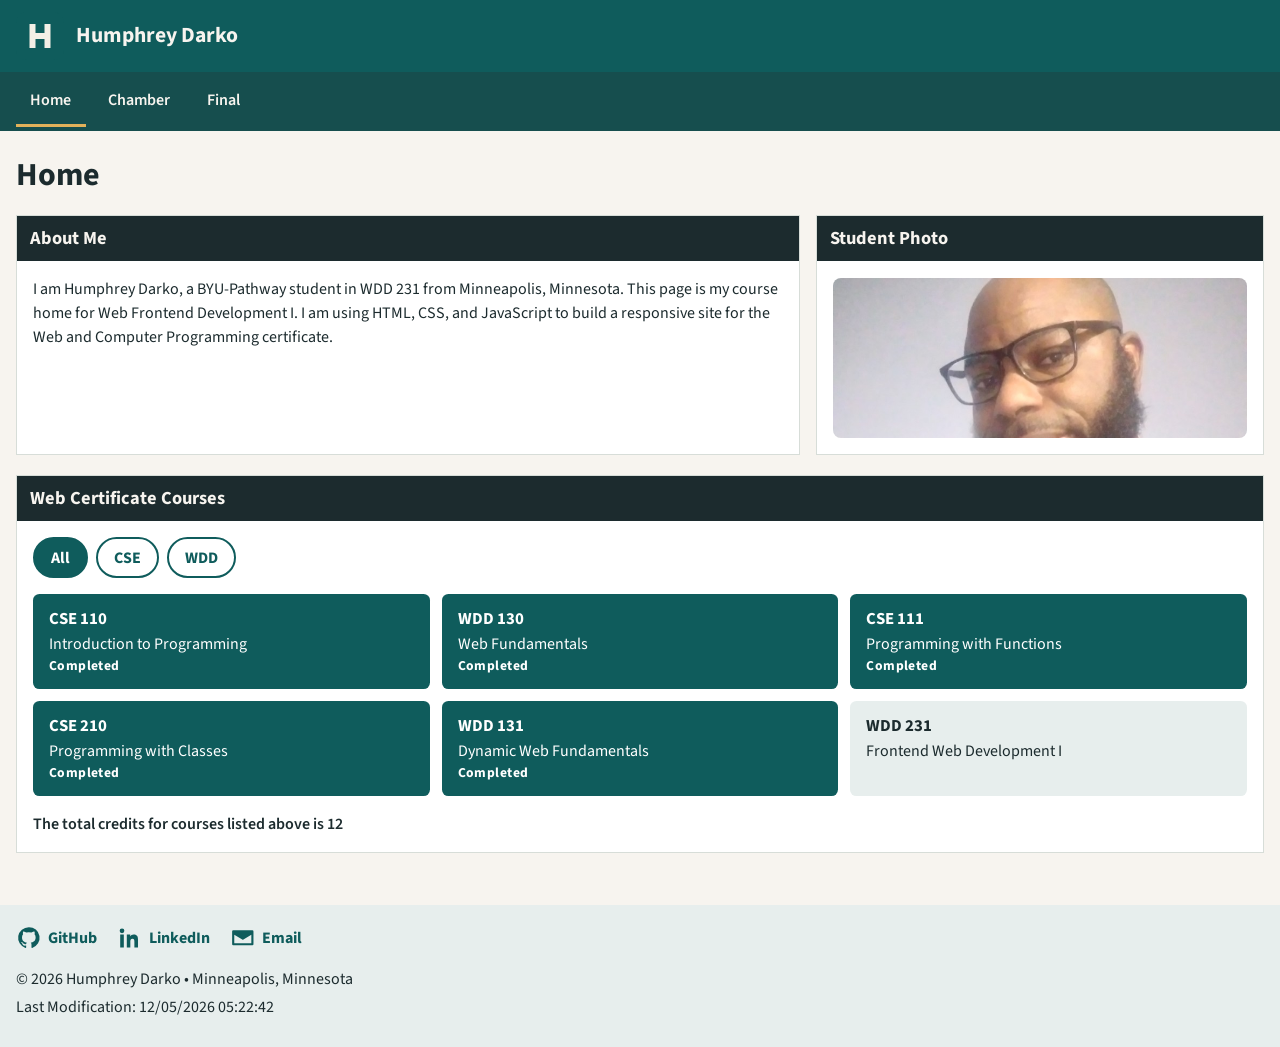
<file: index.html>
<!DOCTYPE html>
<html lang="en">
<head>
    <meta charset="utf-8">
    <meta name="viewport" content="width=device-width, initial-scale=1">
    <title>Humphrey Darko | WDD 231 Home</title>
    <meta name="description" content="Course home page for Humphrey Darko in WDD 231, Web Frontend Development I at BYU-Pathway.">
    <meta name="author" content="Humphrey Darko">
    <link rel="preconnect" href="https://fonts.googleapis.com">
    <link rel="preconnect" href="https://fonts.gstatic.com" crossorigin>
    <link href="https://fonts.googleapis.com/css2?family=Source+Sans+3:wght@400;600;700&amp;display=swap" rel="stylesheet">
    <link rel="stylesheet" href="styles/small.css">
    <link rel="stylesheet" href="styles/larger.css">
    <script src="scripts/courses.js" defer></script>
    <script src="scripts/course.js" defer></script>
    <script src="scripts/navigation.js" defer></script>
    <script src="scripts/date.js" defer></script>
</head>
<body>
    <header>
        <a class="brand" href="index.html">
            <img src="images/logo.svg" alt="Humphrey Darko site logo" width="48" height="48">
            <span>Humphrey Darko</span>
        </a>
        <button id="menu-button" class="menu-button" type="button" aria-expanded="false" aria-controls="primary-nav" aria-label="Open menu">
            <span class="menu-icon" aria-hidden="true"></span>
        </button>
    </header>
    <nav id="primary-nav" aria-label="Primary">
        <ul>
            <li><a href="index.html" aria-current="page">Home</a></li>
            <li><a href="chamber/directory.html">Chamber</a></li>
            <li><a href="final/index.html">Final</a></li>
        </ul>
    </nav>
    <main>
        <h1>Home</h1>
        <div class="intro">
            <section>
                <h2>About Me</h2>
                <p>I am Humphrey Darko, a BYU-Pathway student in WDD 231 from Minneapolis, Minnesota. This page is my course home for Web Frontend Development I. I am using HTML, CSS, and JavaScript to build a responsive site for the Web and Computer Programming certificate.</p>
            </section>
            <section>
                <h2>Student Photo</h2>
                <img class="profile" src="images/profile.jpg" alt="Portrait of Humphrey Darko" width="768" height="1024">
            </section>
        </div>
        <section>
            <h2>Web Certificate Courses</h2>
            <div class="filters" role="group" aria-label="Filter courses">
                <button class="filter-button active" type="button" data-subject="all">All</button>
                <button class="filter-button" type="button" data-subject="CSE">CSE</button>
                <button class="filter-button" type="button" data-subject="WDD">WDD</button>
            </div>
            <div id="courses" class="course-grid"></div>
            <p id="credits"></p>
        </section>
    </main>
    <footer>
        <ul class="social">
            <li>
                <a href="https://github.com/Legesly/wdd231">
                    <svg viewBox="0 0 24 24" aria-hidden="true">
                        <path d="M12 2a10 10 0 0 0-3.16 19.49c.5.09.68-.22.68-.48v-1.7c-2.78.6-3.37-1.34-3.37-1.34-.45-1.16-1.11-1.47-1.11-1.47-.91-.62.07-.61.07-.61 1 .07 1.53 1.04 1.53 1.04.9 1.53 2.35 1.09 2.92.83.09-.65.35-1.09.63-1.34-2.22-.25-4.55-1.11-4.55-4.95 0-1.09.39-1.99 1.03-2.69-.1-.25-.45-1.27.1-2.65 0 0 .84-.27 2.75 1.02a9.56 9.56 0 0 1 5 0c1.91-1.29 2.75-1.02 2.75-1.02.55 1.38.2 2.4.1 2.65.64.7 1.03 1.6 1.03 2.69 0 3.85-2.34 4.7-4.57 4.95.36.31.68.92.68 1.86v2.76c0 .26.18.58.69.48A10 10 0 0 0 12 2z"/>
                    </svg>
                    <span>GitHub</span>
                </a>
            </li>
            <li>
                <a href="https://www.linkedin.com/in/humphrey-kwabena-darko-a450b9199/">
                    <svg viewBox="0 0 24 24" aria-hidden="true">
                        <path d="M4.7 3.3A2.2 2.2 0 1 0 4.7 7.7 2.2 2.2 0 0 0 4.7 3.3zM3 9h3.4v12H3zM9.2 9h3.2v1.6h.1c.4-.8 1.5-1.7 3.2-1.7 3.4 0 4 2.2 4 5.1V21H16.3v-5.3c0-1.3 0-2.9-1.8-2.9s-2 1.4-2 2.8V21H9.2z"/>
                    </svg>
                    <span>LinkedIn</span>
                </a>
            </li>
            <li>
                <a href="mailto:hdarko@byupathway.edu">
                    <svg viewBox="0 0 24 24" aria-hidden="true">
                        <path d="M3 5h18a1 1 0 0 1 1 1v12a1 1 0 0 1-1 1H3a1 1 0 0 1-1-1V6a1 1 0 0 1 1-1zm9 7.2L4.2 7h15.6zM4 17h16V9.1l-7.4 4.6a1 1 0 0 1-1.1 0L4 9.1z"/>
                    </svg>
                    <span>Email</span>
                </a>
            </li>
        </ul>
        <p>&copy; <span id="currentyear"></span> Humphrey Darko &bull; Minneapolis, Minnesota</p>
        <p id="lastModified"></p>
    </footer>
</body>
</html>
</file>
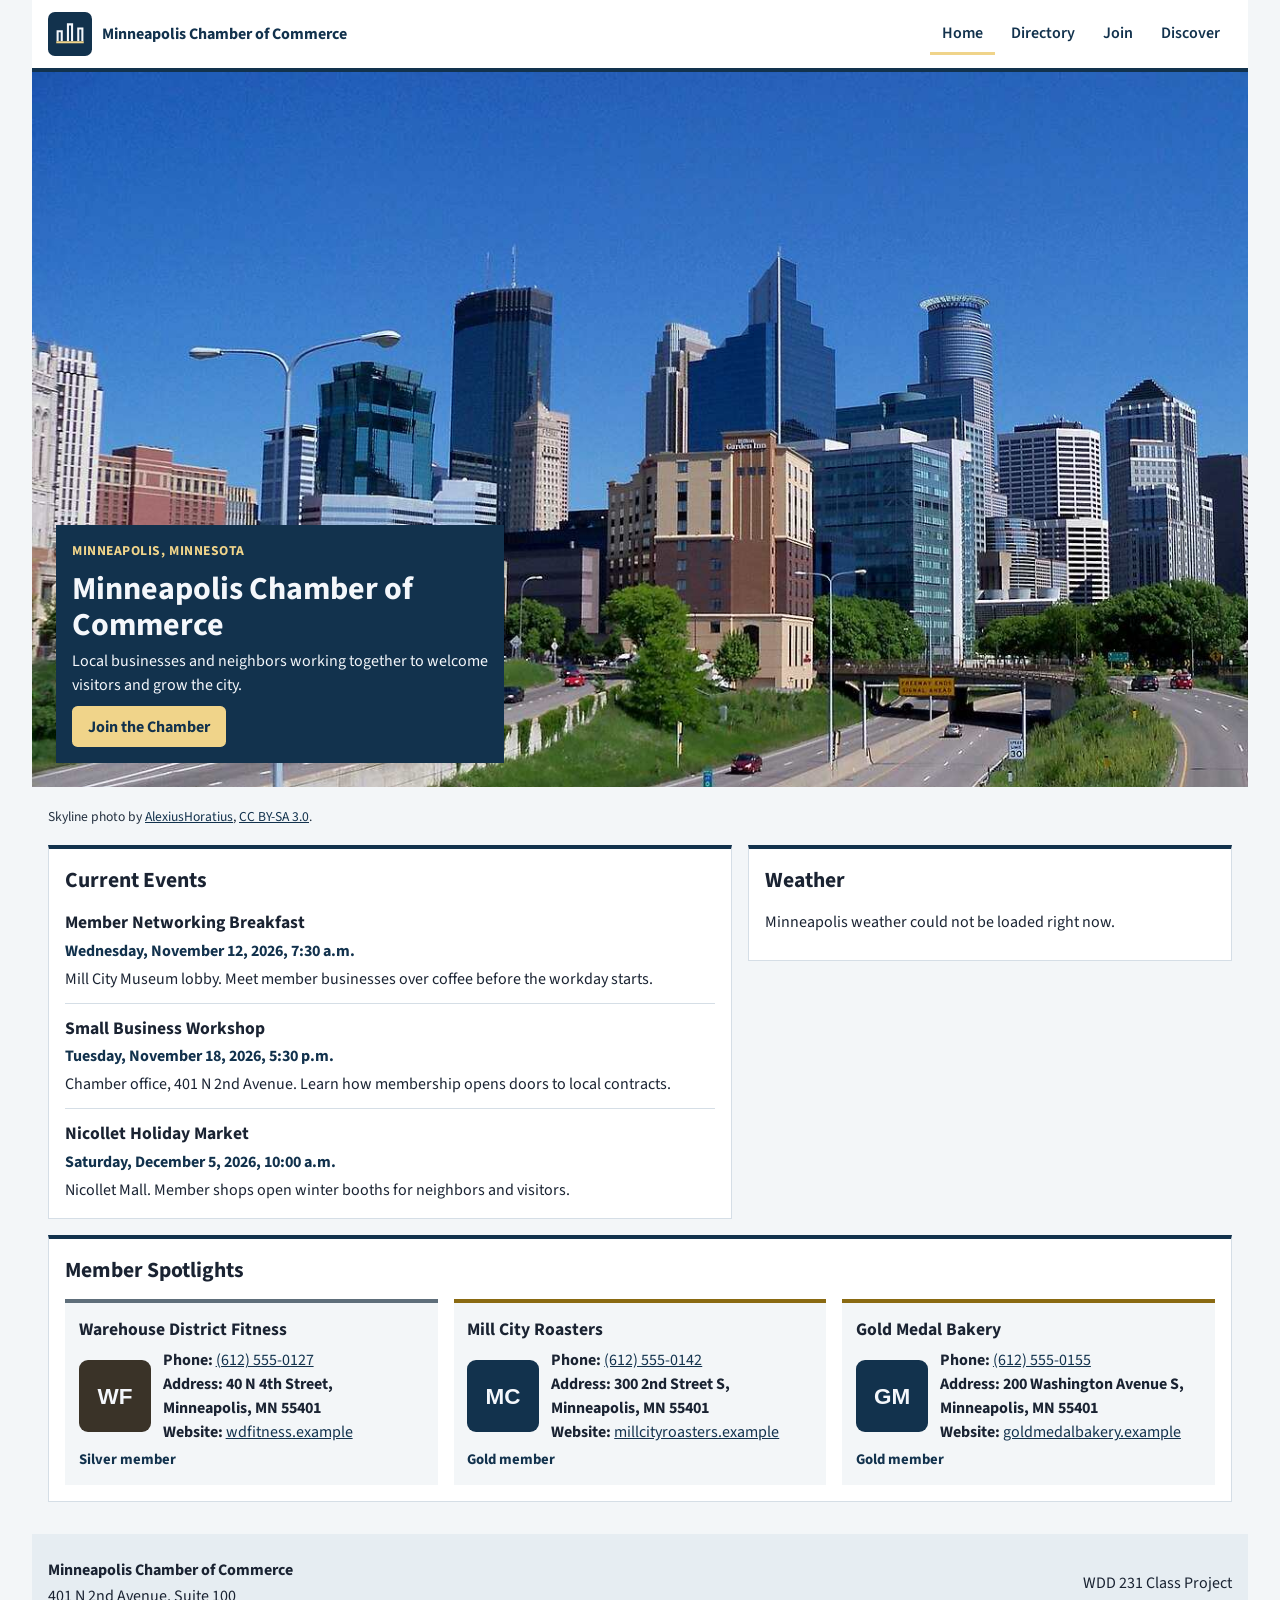
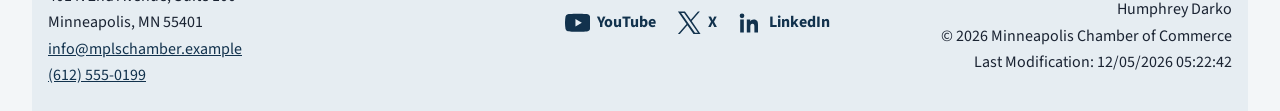
<file: chamber/index.html>
<!DOCTYPE html>
<html lang="en">
<head>
    <meta charset="utf-8">
    <meta name="viewport" content="width=device-width, initial-scale=1">
    <title>Home | Minneapolis Chamber of Commerce</title>
    <meta name="description" content="Welcome to the Minneapolis Chamber of Commerce, with local events, weather, and member spotlights.">
    <meta name="author" content="Humphrey Darko">
    <meta property="og:title" content="Welcome to the Minneapolis Chamber of Commerce">
    <meta property="og:description" content="Welcome to the Minneapolis Chamber of Commerce, with local events, weather, and member spotlights.">
    <meta property="og:image" content="https://legesly.github.io/wdd231/chamber/images/minneapolis-skyline.jpg">
    <meta property="og:url" content="https://legesly.github.io/wdd231/chamber/index.html">
    <link rel="icon" href="images/favicon.svg" type="image/svg+xml">
    <link rel="preconnect" href="https://fonts.googleapis.com">
    <link rel="preconnect" href="https://fonts.gstatic.com" crossorigin>
    <link rel="stylesheet" href="styles/normalize.css">
    <link href="https://fonts.googleapis.com/css2?family=Source+Sans+3:wght@400;600;700&amp;display=swap" rel="stylesheet">
    <link rel="stylesheet" href="styles/small.css">
    <link rel="stylesheet" href="styles/larger.css">
    <script src="scripts/navigation.js" defer></script>
    <script src="scripts/date.js" defer></script>
    <script src="scripts/weather.js" defer></script>
    <script src="scripts/spotlights.js" defer></script>
</head>
<body>
    <header>
        <a class="brand" href="index.html">
            <img src="images/logo.svg" alt="Chamber logo" width="48" height="48">
            <span>Minneapolis Chamber of Commerce</span>
        </a>
        <button id="menu-button" class="menu-button" type="button" aria-expanded="false" aria-controls="primary-nav" aria-label="Open menu">
            <span class="menu-icon" aria-hidden="true"></span>
        </button>
        <nav id="primary-nav" aria-label="Primary">
            <ul>
                <li><a href="index.html" aria-current="page">Home</a></li>
                <li><a href="directory.html">Directory</a></li>
                <li><a href="join.html">Join</a></li>
                <li><a href="discover.html">Discover</a></li>
            </ul>
        </nav>
    </header>
    <main class="home">
        <section class="hero">
            <img src="images/minneapolis-skyline.jpg" alt="Downtown Minneapolis skyline on a clear day, seen from the freeway" width="1280" height="753" fetchpriority="high">
            <div class="hero-panel">
                <p class="eyebrow">Minneapolis, Minnesota</p>
                <h1>Minneapolis Chamber of Commerce</h1>
                <p>Local businesses and neighbors working together to welcome visitors and grow the city.</p>
                <a class="join-link" href="join.html">Join the Chamber</a>
            </div>
        </section>
        <p class="photo-credit">Skyline photo by <a href="https://commons.wikimedia.org/wiki/File:Minneapolis_skyline_51.JPG" target="_blank" rel="noopener">AlexiusHoratius</a>, <a href="https://creativecommons.org/licenses/by-sa/3.0/" target="_blank" rel="noopener">CC BY-SA 3.0</a>.</p>
        <div class="home-columns">
            <section class="info-panel" aria-labelledby="events-heading">
                <h2 id="events-heading">Current Events</h2>
                <article class="event">
                    <h3>Member Networking Breakfast</h3>
                    <time datetime="2026-11-12T07:30">Wednesday, November 12, 2026, 7:30 a.m.</time>
                    <p>Mill City Museum lobby. Meet member businesses over coffee before the workday starts.</p>
                </article>
                <article class="event">
                    <h3>Small Business Workshop</h3>
                    <time datetime="2026-11-18T17:30">Tuesday, November 18, 2026, 5:30 p.m.</time>
                    <p>Chamber office, 401 N 2nd Avenue. Learn how membership opens doors to local contracts.</p>
                </article>
                <article class="event">
                    <h3>Nicollet Holiday Market</h3>
                    <time datetime="2026-12-05T10:00">Saturday, December 5, 2026, 10:00 a.m.</time>
                    <p>Nicollet Mall. Member shops open winter booths for neighbors and visitors.</p>
                </article>
            </section>
            <section class="info-panel" id="weather" aria-labelledby="weather-heading">
                <h2 id="weather-heading">Weather</h2>
                <div id="current-weather" aria-live="polite">
                    <p>Loading Minneapolis weather.</p>
                </div>
                <h3 id="forecast-heading" hidden>Three-day forecast</h3>
                <div id="forecast" class="forecast"></div>
            </section>
        </div>
        <section class="info-panel" aria-labelledby="spotlight-heading">
            <h2 id="spotlight-heading">Member Spotlights</h2>
            <div id="spotlights" class="spotlights"></div>
        </section>
    </main>
    <footer>
        <address>
            <strong>Minneapolis Chamber of Commerce</strong>
            <span>401 N 2nd Avenue, Suite 100</span>
            <span>Minneapolis, MN 55401</span>
            <a href="mailto:info@mplschamber.example">info@mplschamber.example</a>
            <a href="tel:6125550199">(612) 555-0199</a>
        </address>
        <ul class="social">
            <li>
                <a href="https://www.youtube.com/" target="_blank" rel="noopener noreferrer">
                    <svg viewBox="0 0 24 24" aria-hidden="true">
                        <path d="M23.5 6.2a3 3 0 0 0-2.1-2.1C19.5 3.6 12 3.6 12 3.6s-7.5 0-9.4.5A3 3 0 0 0 .5 6.2 31.5 31.5 0 0 0 0 12a31.5 31.5 0 0 0 .5 5.8 3 3 0 0 0 2.1 2.1c1.9.5 9.4.5 9.4.5s7.5 0 9.4-.5a3 3 0 0 0 2.1-2.1A31.5 31.5 0 0 0 24 12a31.5 31.5 0 0 0-.5-5.8zM9.8 15.5v-7L15.8 12l-6 3.5z"/>
                    </svg>
                    <span>YouTube</span>
                </a>
            </li>
            <li>
                <a href="https://x.com/" target="_blank" rel="noopener noreferrer">
                    <svg viewBox="0 0 24 24" aria-hidden="true">
                        <path d="M14.7 10.4 22.4 1.5h-1.8l-6.7 7.7L8.4 1.5H1.8l8.1 11.6L1.8 22.5h1.8l7.1-8.2 5.7 8.2h6.6l-8.3-12.1zm-2.5 2.9-.8-1.2-6.6-9.3h2.8l5.3 7.6.8 1.2 6.9 9.8h-2.8l-5.6-8.1z"/>
                    </svg>
                    <span>X</span>
                </a>
            </li>
            <li>
                <a href="https://www.linkedin.com/in/humphrey-kwabena-darko-a450b9199/" target="_blank" rel="noopener noreferrer">
                    <svg viewBox="0 0 24 24" aria-hidden="true">
                        <path d="M4.7 3.3A2.2 2.2 0 1 0 4.7 7.7 2.2 2.2 0 0 0 4.7 3.3zM3 9h3.4v12H3zM9.2 9h3.2v1.6h.1c.4-.8 1.5-1.7 3.2-1.7 3.4 0 4 2.2 4 5.1V21H16.3v-5.3c0-1.3 0-2.9-1.8-2.9s-2 1.4-2 2.8V21H9.2z"/>
                    </svg>
                    <span>LinkedIn</span>
                </a>
            </li>
        </ul>
        <div class="project-info">
            <p>WDD 231 Class Project</p>
            <p>Humphrey Darko</p>
            <p>&copy; <span id="currentyear"></span> Minneapolis Chamber of Commerce</p>
            <p id="lastModified"></p>
        </div>
    </footer>
</body>
</html>
</file>
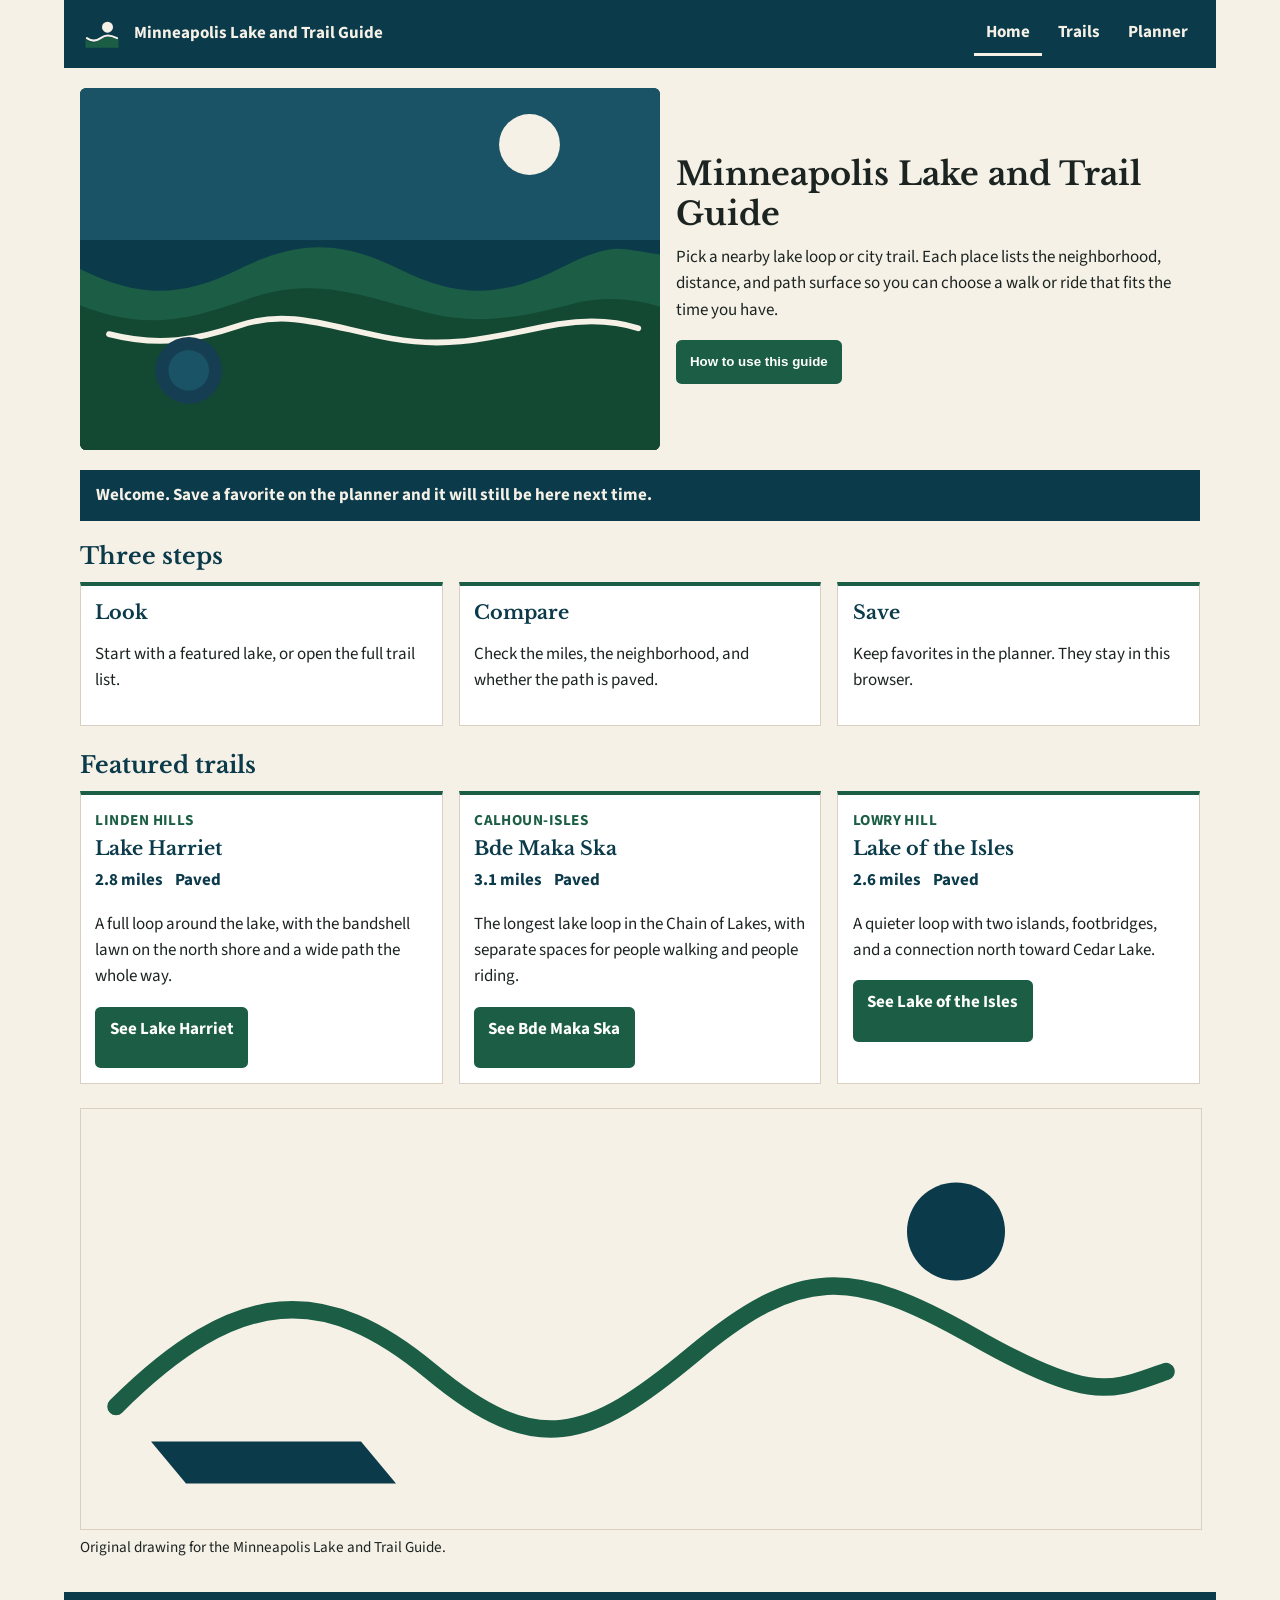
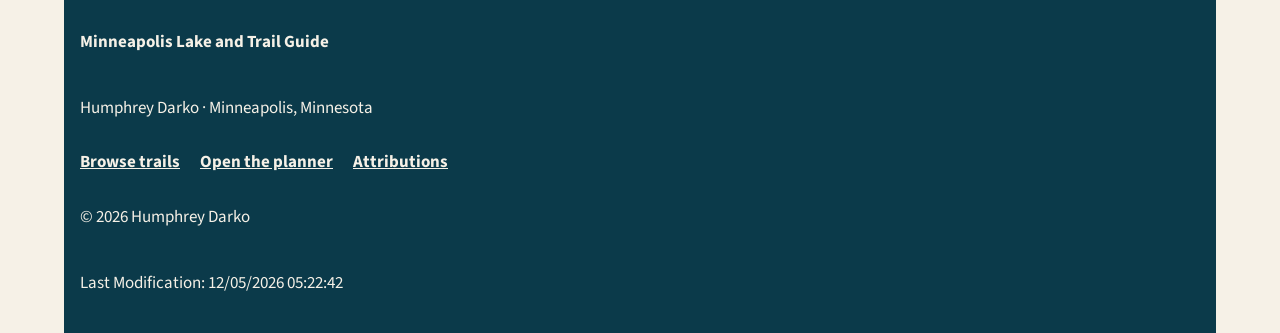
<file: final/index.html>
<!DOCTYPE html>
<html lang="en">
<head>
    <meta charset="utf-8">
    <meta name="viewport" content="width=device-width, initial-scale=1">
    <title>Home | Minneapolis Lake and Trail Guide</title>
    <meta name="description" content="Find a lake loop or city trail in Minneapolis, then check the distance, neighborhood, and path surface before you head out.">
    <meta name="author" content="Humphrey Darko">
    <meta property="og:title" content="Minneapolis Lake and Trail Guide">
    <meta property="og:description" content="Find a lake loop or city trail in Minneapolis, then check the distance, neighborhood, and path surface before you head out.">
    <meta property="og:image" content="https://legesly.github.io/wdd231/final/images/og-image.jpg">
    <meta property="og:url" content="https://legesly.github.io/wdd231/final/index.html">
    <link rel="icon" href="images/favicon.svg" type="image/svg+xml">
    <link rel="preconnect" href="https://fonts.googleapis.com">
    <link rel="preconnect" href="https://fonts.gstatic.com" crossorigin>
    <link href="https://fonts.googleapis.com/css2?family=Libre+Baskerville:wght@400;700&amp;family=Source+Sans+3:wght@400;600;700&amp;display=swap" rel="stylesheet">
    <link rel="stylesheet" href="styles/small.css">
    <link rel="stylesheet" href="styles/large.css">
    <script src="scripts/navigation.js" defer></script>
    <script src="scripts/date.js" defer></script>
    <script src="scripts/home.js" type="module"></script>
</head>
<body>
    <header>
        <a class="brand" href="index.html">
            <img src="images/logo.svg" alt="" width="64" height="64">
            <span>Minneapolis Lake and Trail Guide</span>
        </a>
        <button id="menu-button" class="menu-button" type="button" aria-expanded="false" aria-controls="primary-nav" aria-label="Open menu">
            <span class="menu-icon" aria-hidden="true"></span>
        </button>
        <nav id="primary-nav" aria-label="Primary">
            <ul>
                <li><a href="index.html" aria-current="page">Home</a></li>
                <li><a href="trails.html">Trails</a></li>
                <li><a href="planner.html">Planner</a></li>
            </ul>
        </nav>
    </header>
    <main>
        <section class="hero">
            <img src="images/hero.svg" alt="A drawn lake, shoreline trees, and a walking path" width="800" height="500">
            <div class="hero-copy">
                <h1>Minneapolis Lake and Trail Guide</h1>
                <p class="lede">Pick a nearby lake loop or city trail. Each place lists the neighborhood, distance, and path surface so you can choose a walk or ride that fits the time you have.</p>
                <button id="open-guide" class="button" type="button">How to use this guide</button>
            </div>
        </section>
        <p id="visit-message" class="visit-message"></p>
        <section aria-labelledby="steps-heading">
            <h2 id="steps-heading">Three steps</h2>
            <div class="steps">
                <article class="step">
                    <h3>Look</h3>
                    <p>Start with a featured lake, or open the full trail list.</p>
                </article>
                <article class="step">
                    <h3>Compare</h3>
                    <p>Check the miles, the neighborhood, and whether the path is paved.</p>
                </article>
                <article class="step">
                    <h3>Save</h3>
                    <p>Keep favorites in the planner. They stay in this browser.</p>
                </article>
            </div>
        </section>
        <section aria-labelledby="featured-heading">
            <h2 id="featured-heading">Featured trails</h2>
            <div id="featured" class="trail-grid"></div>
        </section>
        <figure class="sketch">
            <img src="images/path.svg" alt="A simple drawing of a path beside a lake" width="640" height="240" loading="lazy">
            <figcaption>Original drawing for the Minneapolis Lake and Trail Guide.</figcaption>
        </figure>
        <dialog id="guide-dialog" aria-labelledby="guide-heading">
            <h2 id="guide-heading">How to use this guide</h2>
            <p>The home page highlights three lake loops. The Trails page lists every place, and you can filter by path surface.</p>
            <p>Open a trail for the neighborhood, distance, surface, and who the path is for.</p>
            <p>On the Planner page, save favorites and send a trail suggestion. Saved places stay on this device.</p>
            <button id="close-guide" class="close-dialog" type="button">Close</button>
        </dialog>
    </main>
    <footer>
        <p><strong>Minneapolis Lake and Trail Guide</strong></p>
        <p>Humphrey Darko · Minneapolis, Minnesota</p>
        <ul class="footer-links">
            <li><a href="trails.html">Browse trails</a></li>
            <li><a href="planner.html">Open the planner</a></li>
            <li><a href="attributions.html">Attributions</a></li>
        </ul>
        <p>&copy; <span id="currentyear"></span> Humphrey Darko</p>
        <p id="lastModified"></p>
    </footer>
</body>
</html>
</file>
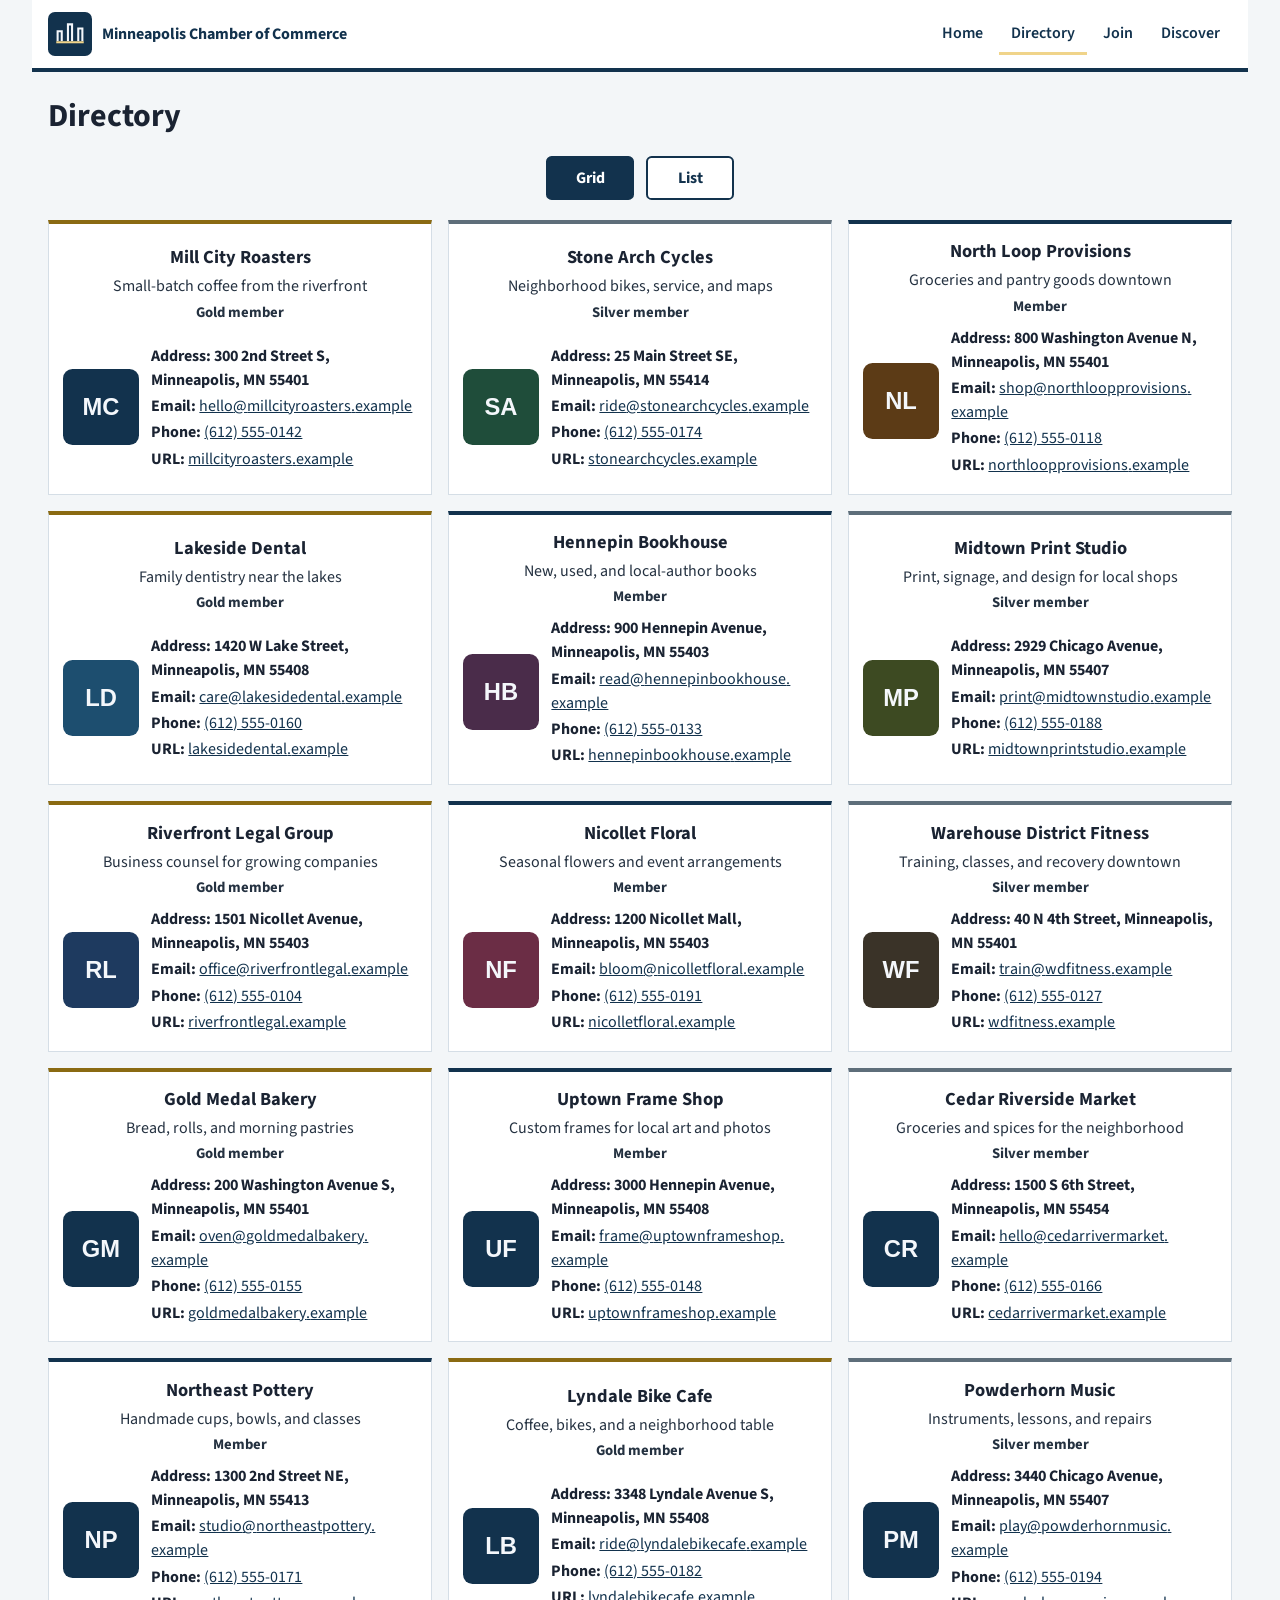
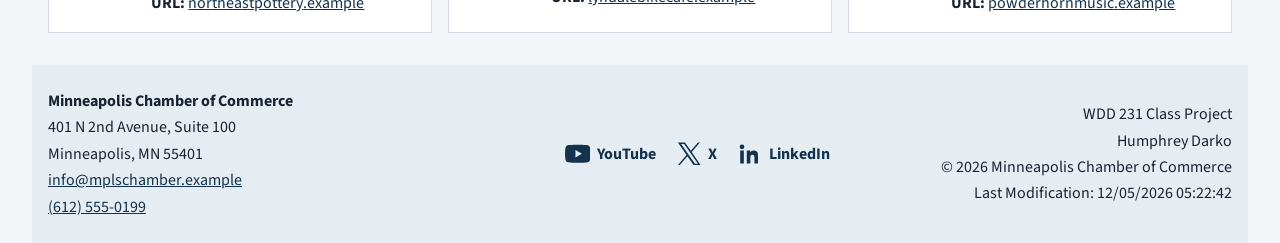
<file: chamber/directory.html>
<!DOCTYPE html>
<html lang="en">
<head>
    <meta charset="utf-8">
    <meta name="viewport" content="width=device-width, initial-scale=1">
    <title>Directory | Minneapolis Chamber of Commerce</title>
    <meta name="description" content="Find Minneapolis Chamber members, with addresses, phone numbers, websites, and membership levels.">
    <meta name="author" content="Humphrey Darko">
    <meta property="og:title" content="Minneapolis Chamber of Commerce Directory">
    <meta property="og:description" content="Find Minneapolis Chamber members, with addresses, phone numbers, websites, and membership levels.">
    <meta property="og:image" content="https://legesly.github.io/wdd231/chamber/images/og-image.jpg">
    <meta property="og:url" content="https://legesly.github.io/wdd231/chamber/directory.html">
    <link rel="icon" href="images/favicon.svg" type="image/svg+xml">
    <link rel="preconnect" href="https://fonts.googleapis.com">
    <link rel="preconnect" href="https://fonts.gstatic.com" crossorigin>
    <link rel="stylesheet" href="styles/normalize.css">
    <link href="https://fonts.googleapis.com/css2?family=Source+Sans+3:wght@400;600;700&amp;display=swap" rel="stylesheet">
    <link rel="stylesheet" href="styles/small.css">
    <link rel="stylesheet" href="styles/larger.css">
    <script src="scripts/navigation.js" defer></script>
    <script src="scripts/date.js" defer></script>
    <script src="scripts/directory.js" defer></script>
</head>
<body>
    <header>
        <a class="brand" href="index.html">
            <img src="images/logo.svg" alt="Chamber logo" width="48" height="48">
            <span>Minneapolis Chamber of Commerce</span>
        </a>
        <button id="menu-button" class="menu-button" type="button" aria-expanded="false" aria-controls="primary-nav" aria-label="Open menu">
            <span class="menu-icon" aria-hidden="true"></span>
        </button>
        <nav id="primary-nav" aria-label="Primary">
            <ul>
                <li><a href="index.html">Home</a></li>
                <li><a href="directory.html" aria-current="page">Directory</a></li>
                <li><a href="join.html">Join</a></li>
                <li><a href="discover.html">Discover</a></li>
            </ul>
        </nav>
    </header>
    <main>
        <h1>Directory</h1>
        <div class="view-toggle" role="group" aria-label="Member layout">
            <button id="grid-button" type="button" class="active" aria-pressed="true">Grid</button>
            <button id="list-button" type="button" aria-pressed="false">List</button>
        </div>
        <div id="directory" class="directory grid"></div>
    </main>
    <footer>
        <address>
            <strong>Minneapolis Chamber of Commerce</strong>
            <span>401 N 2nd Avenue, Suite 100</span>
            <span>Minneapolis, MN 55401</span>
            <a href="mailto:info@mplschamber.example">info@mplschamber.example</a>
            <a href="tel:6125550199">(612) 555-0199</a>
        </address>
        <ul class="social">
            <li>
                <a href="https://www.youtube.com/" target="_blank" rel="noopener noreferrer">
                    <svg viewBox="0 0 24 24" aria-hidden="true">
                        <path d="M23.5 6.2a3 3 0 0 0-2.1-2.1C19.5 3.6 12 3.6 12 3.6s-7.5 0-9.4.5A3 3 0 0 0 .5 6.2 31.5 31.5 0 0 0 0 12a31.5 31.5 0 0 0 .5 5.8 3 3 0 0 0 2.1 2.1c1.9.5 9.4.5 9.4.5s7.5 0 9.4-.5a3 3 0 0 0 2.1-2.1A31.5 31.5 0 0 0 24 12a31.5 31.5 0 0 0-.5-5.8zM9.8 15.5v-7L15.8 12l-6 3.5z"/>
                    </svg>
                    <span>YouTube</span>
                </a>
            </li>
            <li>
                <a href="https://x.com/" target="_blank" rel="noopener noreferrer">
                    <svg viewBox="0 0 24 24" aria-hidden="true">
                        <path d="M14.7 10.4 22.4 1.5h-1.8l-6.7 7.7L8.4 1.5H1.8l8.1 11.6L1.8 22.5h1.8l7.1-8.2 5.7 8.2h6.6l-8.3-12.1zm-2.5 2.9-.8-1.2-6.6-9.3h2.8l5.3 7.6.8 1.2 6.9 9.8h-2.8l-5.6-8.1z"/>
                    </svg>
                    <span>X</span>
                </a>
            </li>
            <li>
                <a href="https://www.linkedin.com/in/humphrey-kwabena-darko-a450b9199/" target="_blank" rel="noopener noreferrer">
                    <svg viewBox="0 0 24 24" aria-hidden="true">
                        <path d="M4.7 3.3A2.2 2.2 0 1 0 4.7 7.7 2.2 2.2 0 0 0 4.7 3.3zM3 9h3.4v12H3zM9.2 9h3.2v1.6h.1c.4-.8 1.5-1.7 3.2-1.7 3.4 0 4 2.2 4 5.1V21H16.3v-5.3c0-1.3 0-2.9-1.8-2.9s-2 1.4-2 2.8V21H9.2z"/>
                    </svg>
                    <span>LinkedIn</span>
                </a>
            </li>
        </ul>
        <div class="project-info">
            <p>WDD 231 Class Project</p>
            <p>Humphrey Darko</p>
            <p>&copy; <span id="currentyear"></span> Minneapolis Chamber of Commerce</p>
            <p id="lastModified"></p>
        </div>
    </footer>
</body>
</html>
</file>
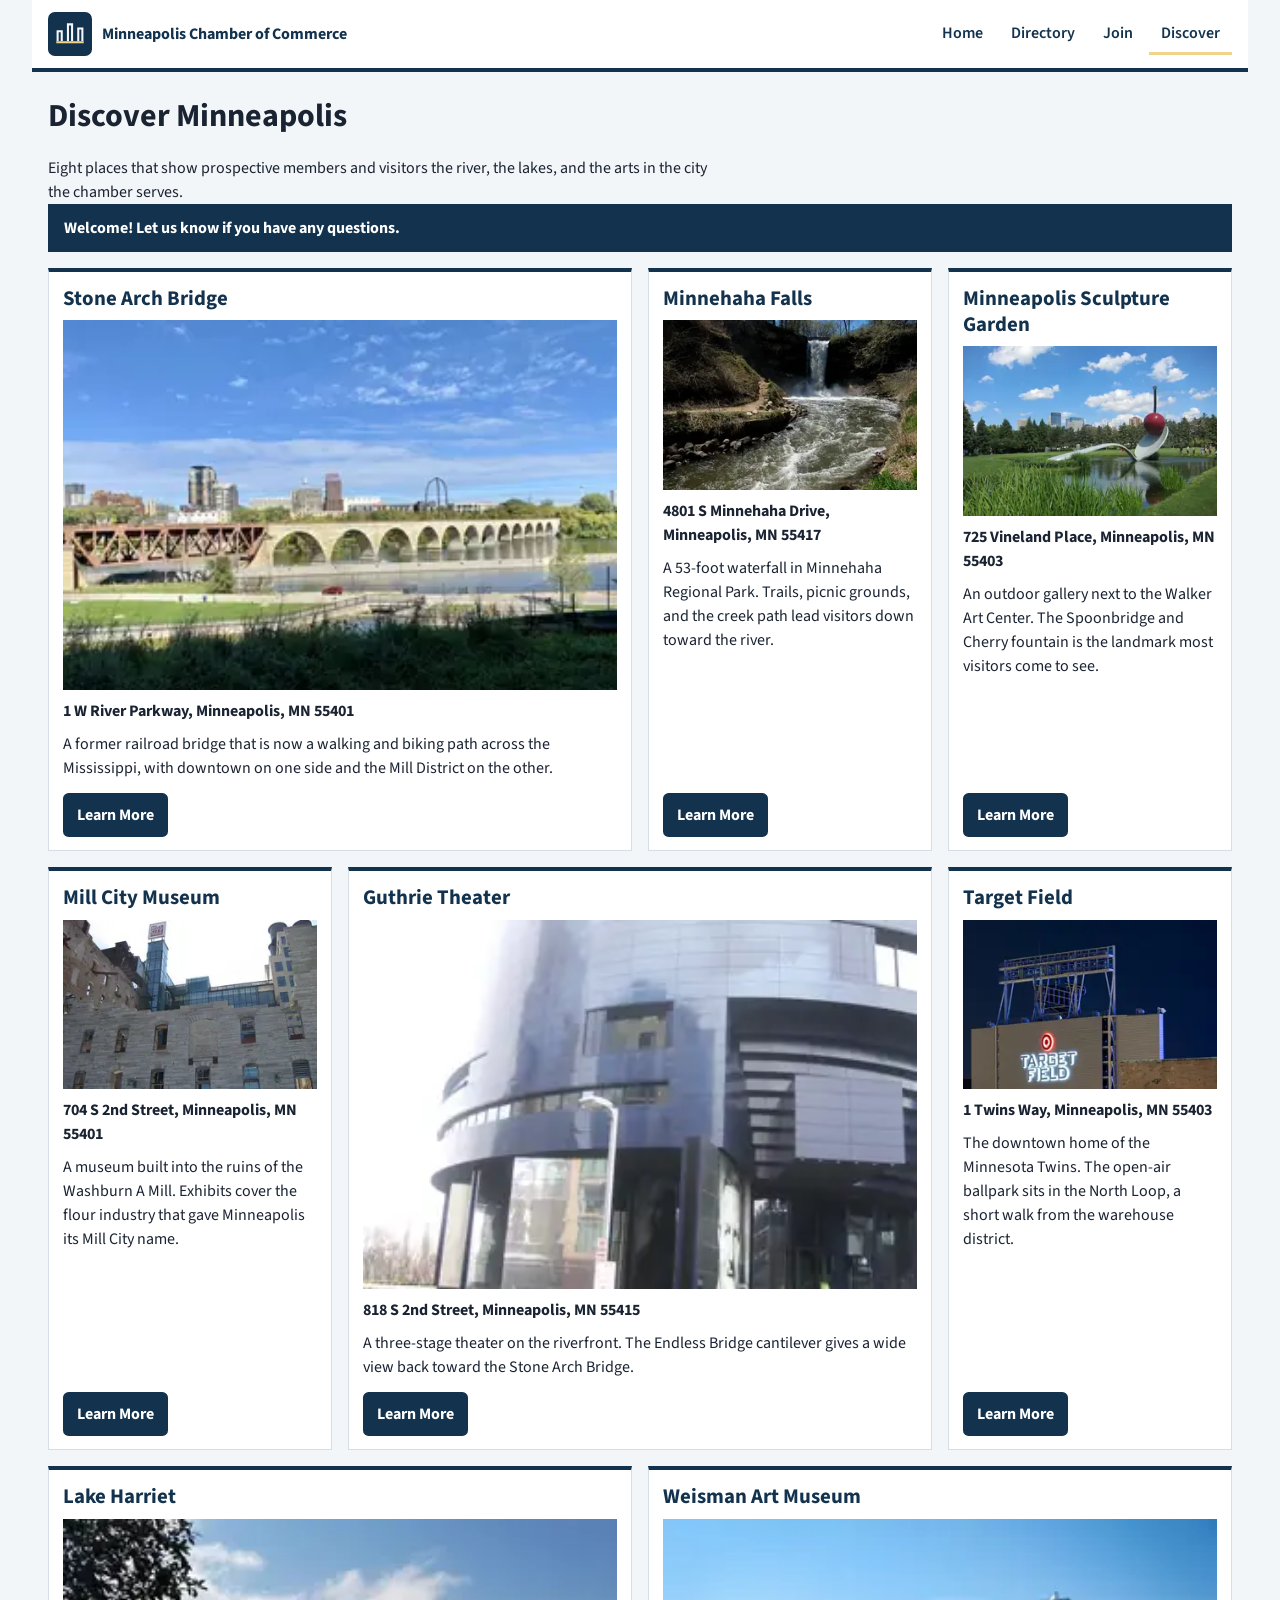
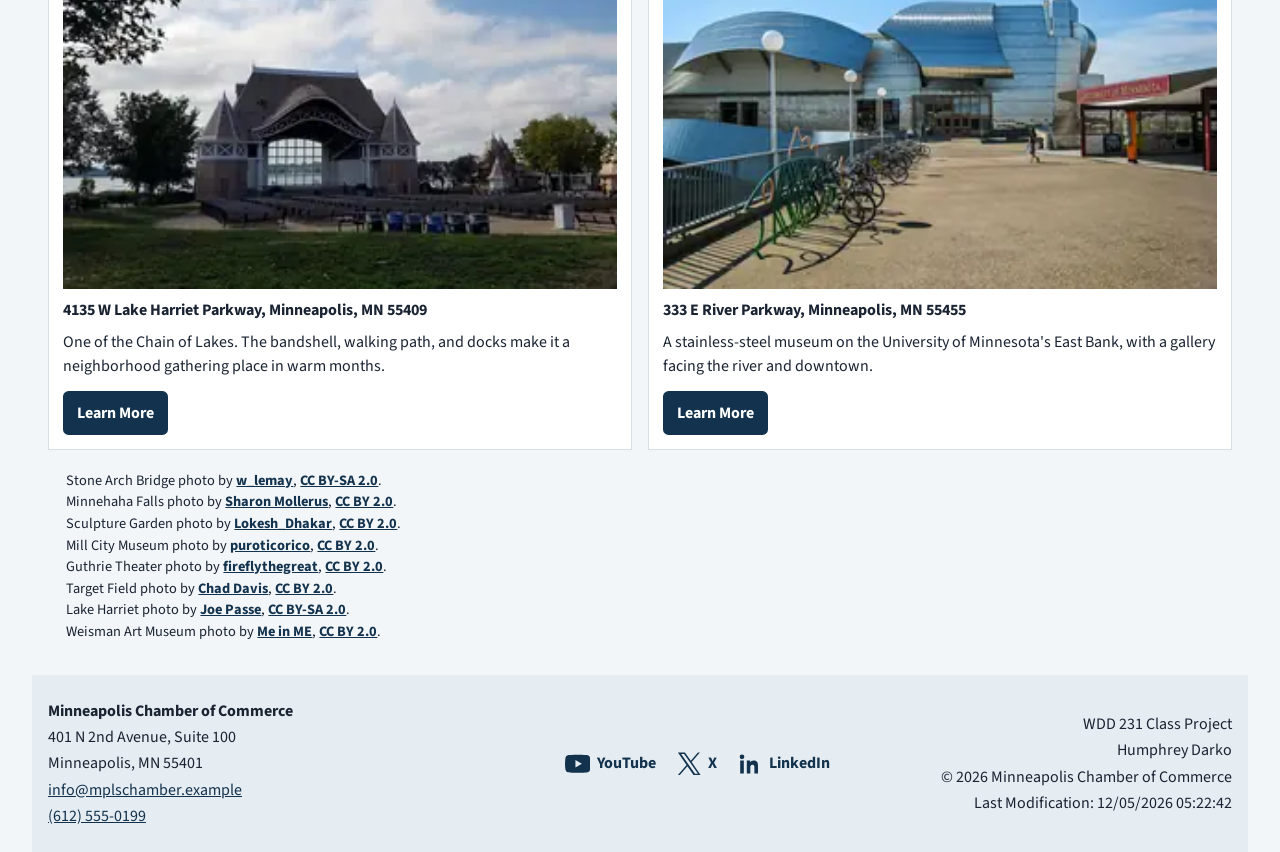
<file: chamber/discover.html>
<!DOCTYPE html>
<html lang="en">
<head>
    <meta charset="utf-8">
    <meta name="viewport" content="width=device-width, initial-scale=1">
    <title>Discover | Minneapolis Chamber of Commerce</title>
    <meta name="description" content="Discover Minneapolis places that chamber members and visitors can explore, from the riverfront to the lakes.">
    <meta name="author" content="Humphrey Darko">
    <meta property="og:title" content="Discover Minneapolis | Chamber of Commerce">
    <meta property="og:description" content="Discover Minneapolis places that chamber members and visitors can explore, from the riverfront to the lakes.">
    <meta property="og:image" content="https://legesly.github.io/wdd231/chamber/images/minneapolis-skyline.jpg">
    <meta property="og:url" content="https://legesly.github.io/wdd231/chamber/discover.html">
    <link rel="icon" href="images/favicon.svg" type="image/svg+xml">
    <link rel="preconnect" href="https://fonts.googleapis.com">
    <link rel="preconnect" href="https://fonts.gstatic.com" crossorigin>
    <link rel="stylesheet" href="styles/normalize.css">
    <link href="https://fonts.googleapis.com/css2?family=Source+Sans+3:wght@400;600;700&amp;display=swap" rel="stylesheet">
    <link rel="stylesheet" href="styles/small.css">
    <link rel="stylesheet" href="styles/larger.css">
    <link rel="stylesheet" href="styles/medium.css">
    <script src="scripts/navigation.js" defer></script>
    <script src="scripts/date.js" defer></script>
    <script src="scripts/discover.js" type="module"></script>
</head>
<body>
    <header>
        <a class="brand" href="index.html">
            <img src="images/logo.svg" alt="Chamber logo" width="48" height="48">
            <span>Minneapolis Chamber of Commerce</span>
        </a>
        <button id="menu-button" class="menu-button" type="button" aria-expanded="false" aria-controls="primary-nav" aria-label="Open menu">
            <span class="menu-icon" aria-hidden="true"></span>
        </button>
        <nav id="primary-nav" aria-label="Primary">
            <ul>
                <li><a href="index.html">Home</a></li>
                <li><a href="directory.html">Directory</a></li>
                <li><a href="join.html">Join</a></li>
                <li><a href="discover.html" aria-current="page">Discover</a></li>
            </ul>
        </nav>
    </header>
    <main>
        <h1>Discover Minneapolis</h1>
        <p class="discover-intro">Eight places that show prospective members and visitors the river, the lakes, and the arts in the city the chamber serves.</p>
        <p id="visit-message" class="visit-message"></p>
        <div id="discover-grid" class="discover-grid"></div>
        <ul class="photo-credits">
            <li>Stone Arch Bridge photo by <a href="https://www.flickr.com/photos/59081381@N03/51779986267">w_lemay</a>, <a href="https://creativecommons.org/licenses/by-sa/2.0/">CC BY-SA 2.0</a>.</li>
            <li>Minnehaha Falls photo by <a href="https://www.flickr.com/photos/38315261@N00/41219214404">Sharon Mollerus</a>, <a href="https://creativecommons.org/licenses/by/2.0/">CC BY 2.0</a>.</li>
            <li>Sculpture Garden photo by <a href="https://www.flickr.com/photos/52727389@N00/4823428597">Lokesh_Dhakar</a>, <a href="https://creativecommons.org/licenses/by/2.0/">CC BY 2.0</a>.</li>
            <li>Mill City Museum photo by <a href="https://www.flickr.com/photos/10058483@N00/3612570556">puroticorico</a>, <a href="https://creativecommons.org/licenses/by/2.0/">CC BY 2.0</a>.</li>
            <li>Guthrie Theater photo by <a href="https://www.flickr.com/photos/21939501@N03/2846505126">fireflythegreat</a>, <a href="https://creativecommons.org/licenses/by/2.0/">CC BY 2.0</a>.</li>
            <li>Target Field photo by <a href="https://www.flickr.com/photos/146321178@N05/51981334827">Chad Davis</a>, <a href="https://creativecommons.org/licenses/by/2.0/">CC BY 2.0</a>.</li>
            <li>Lake Harriet photo by <a href="https://www.flickr.com/photos/98623843@N05/52306616634">Joe Passe</a>, <a href="https://creativecommons.org/licenses/by-sa/2.0/">CC BY-SA 2.0</a>.</li>
            <li>Weisman Art Museum photo by <a href="https://www.flickr.com/photos/12357841@N02/50980854016">Me in ME</a>, <a href="https://creativecommons.org/licenses/by/2.0/">CC BY 2.0</a>.</li>
        </ul>
    </main>
    <footer>
        <address>
            <strong>Minneapolis Chamber of Commerce</strong>
            <span>401 N 2nd Avenue, Suite 100</span>
            <span>Minneapolis, MN 55401</span>
            <a href="mailto:info@mplschamber.example">info@mplschamber.example</a>
            <a href="tel:6125550199">(612) 555-0199</a>
        </address>
        <ul class="social">
            <li>
                <a href="https://www.youtube.com/" target="_blank" rel="noopener noreferrer">
                    <svg viewBox="0 0 24 24" aria-hidden="true">
                        <path d="M23.5 6.2a3 3 0 0 0-2.1-2.1C19.5 3.6 12 3.6 12 3.6s-7.5 0-9.4.5A3 3 0 0 0 .5 6.2 31.5 31.5 0 0 0 0 12a31.5 31.5 0 0 0 .5 5.8 3 3 0 0 0 2.1 2.1c1.9.5 9.4.5 9.4.5s7.5 0 9.4-.5a3 3 0 0 0 2.1-2.1A31.5 31.5 0 0 0 24 12a31.5 31.5 0 0 0-.5-5.8zM9.8 15.5v-7L15.8 12l-6 3.5z"/>
                    </svg>
                    <span>YouTube</span>
                </a>
            </li>
            <li>
                <a href="https://x.com/" target="_blank" rel="noopener noreferrer">
                    <svg viewBox="0 0 24 24" aria-hidden="true">
                        <path d="M14.7 10.4 22.4 1.5h-1.8l-6.7 7.7L8.4 1.5H1.8l8.1 11.6L1.8 22.5h1.8l7.1-8.2 5.7 8.2h6.6l-8.3-12.1zm-2.5 2.9-.8-1.2-6.6-9.3h2.8l5.3 7.6.8 1.2 6.9 9.8h-2.8l-5.6-8.1z"/>
                    </svg>
                    <span>X</span>
                </a>
            </li>
            <li>
                <a href="https://www.linkedin.com/in/humphrey-kwabena-darko-a450b9199/" target="_blank" rel="noopener noreferrer">
                    <svg viewBox="0 0 24 24" aria-hidden="true">
                        <path d="M4.7 3.3A2.2 2.2 0 1 0 4.7 7.7 2.2 2.2 0 0 0 4.7 3.3zM3 9h3.4v12H3zM9.2 9h3.2v1.6h.1c.4-.8 1.5-1.7 3.2-1.7 3.4 0 4 2.2 4 5.1V21H16.3v-5.3c0-1.3 0-2.9-1.8-2.9s-2 1.4-2 2.8V21H9.2z"/>
                    </svg>
                    <span>LinkedIn</span>
                </a>
            </li>
        </ul>
        <div class="project-info">
            <p>WDD 231 Class Project</p>
            <p>Humphrey Darko</p>
            <p>&copy; <span id="currentyear"></span> Minneapolis Chamber of Commerce</p>
            <p id="lastModified"></p>
        </div>
    </footer>
</body>
</html>
</file>
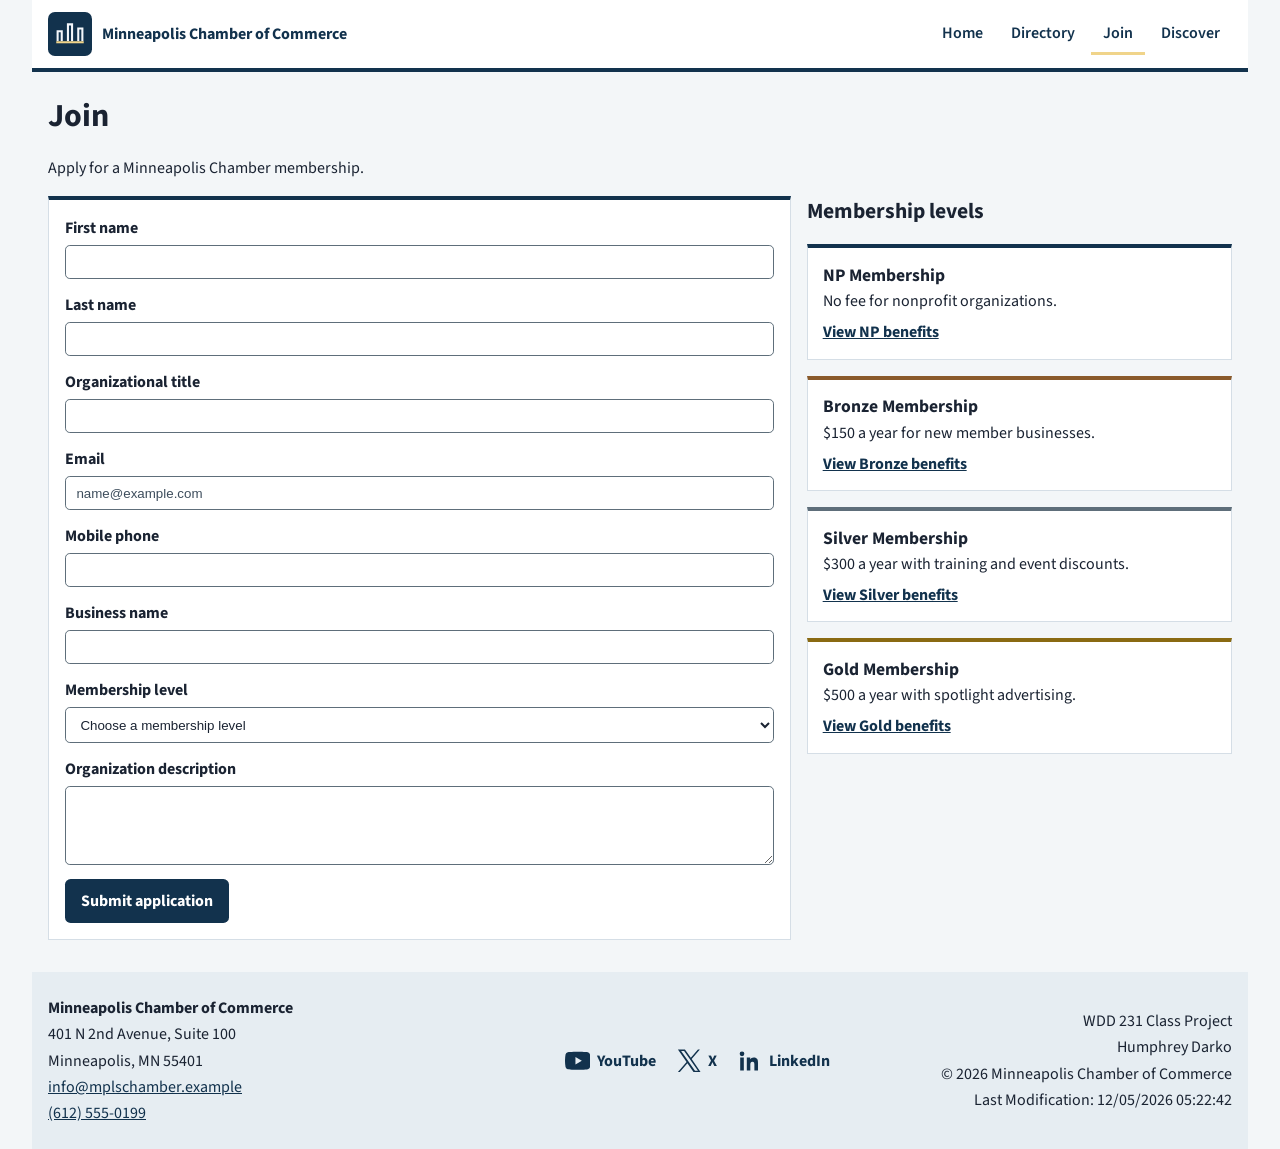
<file: chamber/join.html>
<!DOCTYPE html>
<html lang="en">
<head>
    <meta charset="utf-8">
    <meta name="viewport" content="width=device-width, initial-scale=1">
    <title>Join | Minneapolis Chamber of Commerce</title>
    <meta name="description" content="Apply to join the Minneapolis Chamber of Commerce. Choose a nonprofit, bronze, silver, or gold membership.">
    <meta name="author" content="Humphrey Darko">
    <meta property="og:title" content="Join the Minneapolis Chamber of Commerce today">
    <meta property="og:description" content="Apply to join the Minneapolis Chamber of Commerce. Choose a nonprofit, bronze, silver, or gold membership.">
    <meta property="og:image" content="https://legesly.github.io/wdd231/chamber/images/og-image.jpg">
    <meta property="og:url" content="https://legesly.github.io/wdd231/chamber/join.html">
    <link rel="icon" href="images/favicon.svg" type="image/svg+xml">
    <link rel="preconnect" href="https://fonts.googleapis.com">
    <link rel="preconnect" href="https://fonts.gstatic.com" crossorigin>
    <link rel="stylesheet" href="styles/normalize.css">
    <link href="https://fonts.googleapis.com/css2?family=Source+Sans+3:wght@400;600;700&amp;display=swap" rel="stylesheet">
    <link rel="stylesheet" href="styles/small.css">
    <link rel="stylesheet" href="styles/larger.css">
    <script src="scripts/navigation.js" defer></script>
    <script src="scripts/date.js" defer></script>
    <script src="scripts/join.js" defer></script>
</head>
<body>
    <header>
        <a class="brand" href="index.html">
            <img src="images/logo.svg" alt="Chamber logo" width="48" height="48">
            <span>Minneapolis Chamber of Commerce</span>
        </a>
        <button id="menu-button" class="menu-button" type="button" aria-expanded="false" aria-controls="primary-nav" aria-label="Open menu">
            <span class="menu-icon" aria-hidden="true"></span>
        </button>
        <nav id="primary-nav" aria-label="Primary">
            <ul>
                <li><a href="index.html">Home</a></li>
                <li><a href="directory.html">Directory</a></li>
                <li><a href="join.html" aria-current="page">Join</a></li>
                <li><a href="discover.html">Discover</a></li>
            </ul>
        </nav>
    </header>
    <main>
        <h1>Join</h1>
        <p class="join-intro">Apply for a Minneapolis Chamber membership.</p>
        <div class="join-layout">
            <form class="application" method="get" action="thankyou.html">
                <label>First name
                    <input type="text" name="firstname" title="First name" autocomplete="given-name" required>
                </label>
                <label>Last name
                    <input type="text" name="lastname" title="Last name" autocomplete="family-name" required>
                </label>
                <label>Organizational title
                    <input type="text" name="organization-title" title="Letters, spaces, and hyphens only, at least 7 characters" autocomplete="organization-title" pattern="[A-Za-z\-\s]{7,}">
                </label>
                <label>Email
                    <input type="email" name="email" title="Email address" autocomplete="email" placeholder="name@example.com" required>
                </label>
                <label>Mobile phone
                    <input type="tel" name="phone" title="Mobile phone number" autocomplete="tel" required>
                </label>
                <label>Business name
                    <input type="text" name="organization" title="Business or organization name" autocomplete="organization" required>
                </label>
                <label>Membership level
                    <select name="level" title="Membership level" required>
                        <option value="">Choose a membership level</option>
                        <option value="np">NP Membership</option>
                        <option value="bronze">Bronze Membership</option>
                        <option value="silver">Silver Membership</option>
                        <option value="gold">Gold Membership</option>
                    </select>
                </label>
                <label>Organization description
                    <textarea name="description" title="Organization description" rows="4"></textarea>
                </label>
                <input type="hidden" name="timestamp" id="timestamp">
                <button type="submit">Submit application</button>
            </form>
            <section class="level-cards" aria-labelledby="levels-heading">
                <h2 id="levels-heading">Membership levels</h2>
                <article class="level-card np">
                    <h3>NP Membership</h3>
                    <p>No fee for nonprofit organizations.</p>
                    <a class="benefits-link" href="#np-dialog">View NP benefits</a>
                </article>
                <article class="level-card bronze">
                    <h3>Bronze Membership</h3>
                    <p>$150 a year for new member businesses.</p>
                    <a class="benefits-link" href="#bronze-dialog">View Bronze benefits</a>
                </article>
                <article class="level-card silver">
                    <h3>Silver Membership</h3>
                    <p>$300 a year with training and event discounts.</p>
                    <a class="benefits-link" href="#silver-dialog">View Silver benefits</a>
                </article>
                <article class="level-card gold">
                    <h3>Gold Membership</h3>
                    <p>$500 a year with spotlight advertising.</p>
                    <a class="benefits-link" href="#gold-dialog">View Gold benefits</a>
                </article>
            </section>
        </div>
        <dialog id="np-dialog" aria-labelledby="np-heading">
            <h2 id="np-heading">NP Membership benefits</h2>
            <ul>
                <li>No annual fee for qualifying nonprofits</li>
                <li>Listing in the member directory</li>
                <li>Invitation to the monthly networking breakfast</li>
            </ul>
            <button class="close-dialog" type="button">Close</button>
        </dialog>
        <dialog id="bronze-dialog" aria-labelledby="bronze-heading">
            <h2 id="bronze-heading">Bronze Membership benefits</h2>
            <ul>
                <li>Directory listing and chamber newsletter</li>
                <li>Two training workshops each year</li>
                <li>10 percent discount on chamber events</li>
            </ul>
            <button class="close-dialog" type="button">Close</button>
        </dialog>
        <dialog id="silver-dialog" aria-labelledby="silver-heading">
            <h2 id="silver-heading">Silver Membership benefits</h2>
            <ul>
                <li>All Bronze benefits</li>
                <li>Four training workshops each year</li>
                <li>20 percent discount on chamber events</li>
                <li>One featured mention in the newsletter</li>
            </ul>
            <button class="close-dialog" type="button">Close</button>
        </dialog>
        <dialog id="gold-dialog" aria-labelledby="gold-heading">
            <h2 id="gold-heading">Gold Membership benefits</h2>
            <ul>
                <li>All Silver benefits</li>
                <li>Home page spotlight advertising</li>
                <li>Unlimited training workshops</li>
                <li>30 percent discount on chamber events</li>
            </ul>
            <button class="close-dialog" type="button">Close</button>
        </dialog>
    </main>
    <footer>
        <address>
            <strong>Minneapolis Chamber of Commerce</strong>
            <span>401 N 2nd Avenue, Suite 100</span>
            <span>Minneapolis, MN 55401</span>
            <a href="mailto:info@mplschamber.example">info@mplschamber.example</a>
            <a href="tel:6125550199">(612) 555-0199</a>
        </address>
        <ul class="social">
            <li>
                <a href="https://www.youtube.com/" target="_blank" rel="noopener noreferrer">
                    <svg viewBox="0 0 24 24" aria-hidden="true">
                        <path d="M23.5 6.2a3 3 0 0 0-2.1-2.1C19.5 3.6 12 3.6 12 3.6s-7.5 0-9.4.5A3 3 0 0 0 .5 6.2 31.5 31.5 0 0 0 0 12a31.5 31.5 0 0 0 .5 5.8 3 3 0 0 0 2.1 2.1c1.9.5 9.4.5 9.4.5s7.5 0 9.4-.5a3 3 0 0 0 2.1-2.1A31.5 31.5 0 0 0 24 12a31.5 31.5 0 0 0-.5-5.8zM9.8 15.5v-7L15.8 12l-6 3.5z"/>
                    </svg>
                    <span>YouTube</span>
                </a>
            </li>
            <li>
                <a href="https://x.com/" target="_blank" rel="noopener noreferrer">
                    <svg viewBox="0 0 24 24" aria-hidden="true">
                        <path d="M14.7 10.4 22.4 1.5h-1.8l-6.7 7.7L8.4 1.5H1.8l8.1 11.6L1.8 22.5h1.8l7.1-8.2 5.7 8.2h6.6l-8.3-12.1zm-2.5 2.9-.8-1.2-6.6-9.3h2.8l5.3 7.6.8 1.2 6.9 9.8h-2.8l-5.6-8.1z"/>
                    </svg>
                    <span>X</span>
                </a>
            </li>
            <li>
                <a href="https://www.linkedin.com/in/humphrey-kwabena-darko-a450b9199/" target="_blank" rel="noopener noreferrer">
                    <svg viewBox="0 0 24 24" aria-hidden="true">
                        <path d="M4.7 3.3A2.2 2.2 0 1 0 4.7 7.7 2.2 2.2 0 0 0 4.7 3.3zM3 9h3.4v12H3zM9.2 9h3.2v1.6h.1c.4-.8 1.5-1.7 3.2-1.7 3.4 0 4 2.2 4 5.1V21H16.3v-5.3c0-1.3 0-2.9-1.8-2.9s-2 1.4-2 2.8V21H9.2z"/>
                    </svg>
                    <span>LinkedIn</span>
                </a>
            </li>
        </ul>
        <div class="project-info">
            <p>WDD 231 Class Project</p>
            <p>Humphrey Darko</p>
            <p>&copy; <span id="currentyear"></span> Minneapolis Chamber of Commerce</p>
            <p id="lastModified"></p>
        </div>
    </footer>
</body>
</html>
</file>
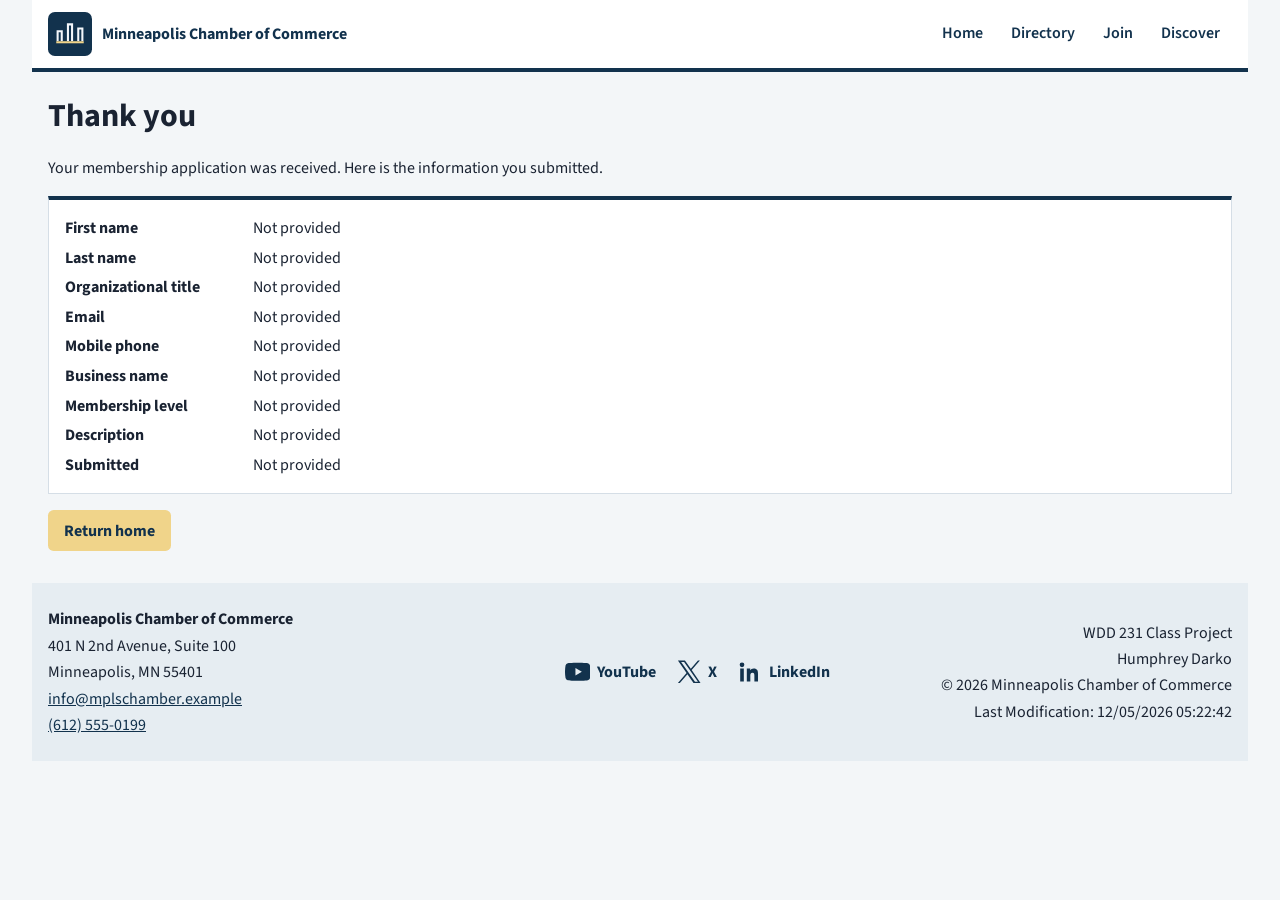
<file: chamber/thankyou.html>
<!DOCTYPE html>
<html lang="en">
<head>
    <meta charset="utf-8">
    <meta name="viewport" content="width=device-width, initial-scale=1">
    <title>Thank You | Minneapolis Chamber of Commerce</title>
    <meta name="description" content="Thank you for applying to the Minneapolis Chamber of Commerce. Your membership request details are shown here.">
    <meta name="author" content="Humphrey Darko">
    <meta property="og:title" content="Thank you for joining the Minneapolis Chamber">
    <meta property="og:description" content="Thank you for applying to the Minneapolis Chamber of Commerce. Your membership request details are shown here.">
    <meta property="og:image" content="https://legesly.github.io/wdd231/chamber/images/og-image.jpg">
    <meta property="og:url" content="https://legesly.github.io/wdd231/chamber/thankyou.html">
    <link rel="icon" href="images/favicon.svg" type="image/svg+xml">
    <link rel="preconnect" href="https://fonts.googleapis.com">
    <link rel="preconnect" href="https://fonts.gstatic.com" crossorigin>
    <link rel="stylesheet" href="styles/normalize.css">
    <link href="https://fonts.googleapis.com/css2?family=Source+Sans+3:wght@400;600;700&amp;display=swap" rel="stylesheet">
    <link rel="stylesheet" href="styles/small.css">
    <link rel="stylesheet" href="styles/larger.css">
    <script src="scripts/navigation.js" defer></script>
    <script src="scripts/date.js" defer></script>
    <script src="scripts/thankyou.js" defer></script>
</head>
<body>
    <header>
        <a class="brand" href="index.html">
            <img src="images/logo.svg" alt="Chamber logo" width="48" height="48">
            <span>Minneapolis Chamber of Commerce</span>
        </a>
        <button id="menu-button" class="menu-button" type="button" aria-expanded="false" aria-controls="primary-nav" aria-label="Open menu">
            <span class="menu-icon" aria-hidden="true"></span>
        </button>
        <nav id="primary-nav" aria-label="Primary">
            <ul>
                <li><a href="index.html">Home</a></li>
                <li><a href="directory.html">Directory</a></li>
                <li><a href="join.html">Join</a></li>
                <li><a href="discover.html">Discover</a></li>
            </ul>
        </nav>
    </header>
    <main>
        <h1>Thank you</h1>
        <p class="join-intro">Your membership application was received. Here is the information you submitted.</p>
        <dl class="application-summary">
            <dt>First name</dt>
            <dd id="result-firstname"></dd>
            <dt>Last name</dt>
            <dd id="result-lastname"></dd>
            <dt>Organizational title</dt>
            <dd id="result-title"></dd>
            <dt>Email</dt>
            <dd id="result-email"></dd>
            <dt>Mobile phone</dt>
            <dd id="result-phone"></dd>
            <dt>Business name</dt>
            <dd id="result-organization"></dd>
            <dt>Membership level</dt>
            <dd id="result-level"></dd>
            <dt>Description</dt>
            <dd id="result-description"></dd>
            <dt>Submitted</dt>
            <dd id="result-timestamp"></dd>
        </dl>
        <p><a class="join-link" href="index.html">Return home</a></p>
    </main>
    <footer>
        <address>
            <strong>Minneapolis Chamber of Commerce</strong>
            <span>401 N 2nd Avenue, Suite 100</span>
            <span>Minneapolis, MN 55401</span>
            <a href="mailto:info@mplschamber.example">info@mplschamber.example</a>
            <a href="tel:6125550199">(612) 555-0199</a>
        </address>
        <ul class="social">
            <li>
                <a href="https://www.youtube.com/" target="_blank" rel="noopener noreferrer">
                    <svg viewBox="0 0 24 24" aria-hidden="true">
                        <path d="M23.5 6.2a3 3 0 0 0-2.1-2.1C19.5 3.6 12 3.6 12 3.6s-7.5 0-9.4.5A3 3 0 0 0 .5 6.2 31.5 31.5 0 0 0 0 12a31.5 31.5 0 0 0 .5 5.8 3 3 0 0 0 2.1 2.1c1.9.5 9.4.5 9.4.5s7.5 0 9.4-.5a3 3 0 0 0 2.1-2.1A31.5 31.5 0 0 0 24 12a31.5 31.5 0 0 0-.5-5.8zM9.8 15.5v-7L15.8 12l-6 3.5z"/>
                    </svg>
                    <span>YouTube</span>
                </a>
            </li>
            <li>
                <a href="https://x.com/" target="_blank" rel="noopener noreferrer">
                    <svg viewBox="0 0 24 24" aria-hidden="true">
                        <path d="M14.7 10.4 22.4 1.5h-1.8l-6.7 7.7L8.4 1.5H1.8l8.1 11.6L1.8 22.5h1.8l7.1-8.2 5.7 8.2h6.6l-8.3-12.1zm-2.5 2.9-.8-1.2-6.6-9.3h2.8l5.3 7.6.8 1.2 6.9 9.8h-2.8l-5.6-8.1z"/>
                    </svg>
                    <span>X</span>
                </a>
            </li>
            <li>
                <a href="https://www.linkedin.com/in/humphrey-kwabena-darko-a450b9199/" target="_blank" rel="noopener noreferrer">
                    <svg viewBox="0 0 24 24" aria-hidden="true">
                        <path d="M4.7 3.3A2.2 2.2 0 1 0 4.7 7.7 2.2 2.2 0 0 0 4.7 3.3zM3 9h3.4v12H3zM9.2 9h3.2v1.6h.1c.4-.8 1.5-1.7 3.2-1.7 3.4 0 4 2.2 4 5.1V21H16.3v-5.3c0-1.3 0-2.9-1.8-2.9s-2 1.4-2 2.8V21H9.2z"/>
                    </svg>
                    <span>LinkedIn</span>
                </a>
            </li>
        </ul>
        <div class="project-info">
            <p>WDD 231 Class Project</p>
            <p>Humphrey Darko</p>
            <p>&copy; <span id="currentyear"></span> Minneapolis Chamber of Commerce</p>
            <p id="lastModified"></p>
        </div>
    </footer>
</body>
</html>
</file>
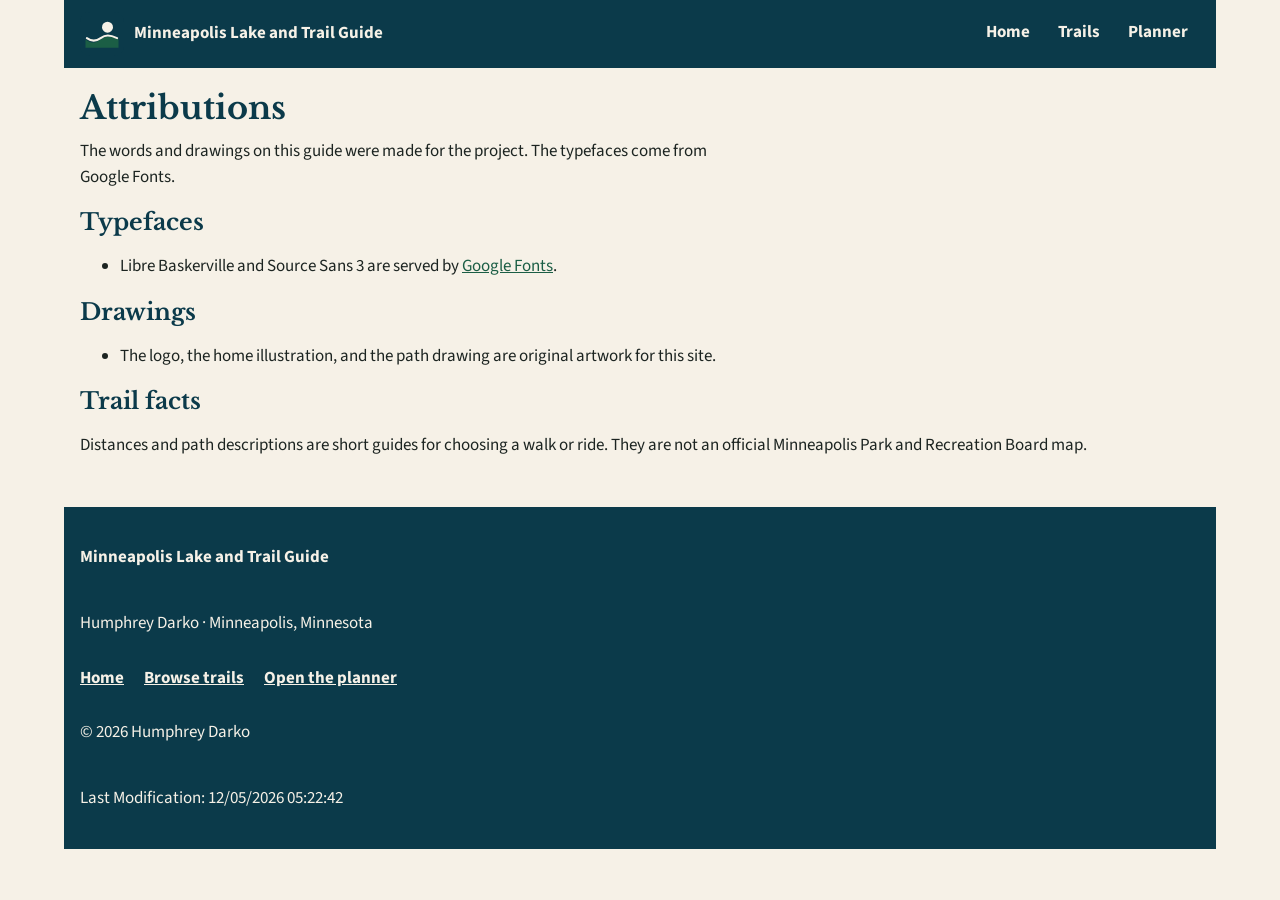
<file: final/attributions.html>
<!DOCTYPE html>
<html lang="en">
<head>
    <meta charset="utf-8">
    <meta name="viewport" content="width=device-width, initial-scale=1">
    <title>Attributions | Minneapolis Lake and Trail Guide</title>
    <meta name="description" content="Sources for the Minneapolis Lake and Trail Guide, including the typefaces and the original drawings used on the site.">
    <meta name="author" content="Humphrey Darko">
    <meta property="og:title" content="Sources for the lake and trail guide">
    <meta property="og:description" content="Sources for the Minneapolis Lake and Trail Guide, including the typefaces and the original drawings used on the site.">
    <meta property="og:image" content="https://legesly.github.io/wdd231/final/images/og-image.jpg">
    <meta property="og:url" content="https://legesly.github.io/wdd231/final/attributions.html">
    <link rel="icon" href="images/favicon.svg" type="image/svg+xml">
    <link rel="preconnect" href="https://fonts.googleapis.com">
    <link rel="preconnect" href="https://fonts.gstatic.com" crossorigin>
    <link href="https://fonts.googleapis.com/css2?family=Libre+Baskerville:wght@400;700&amp;family=Source+Sans+3:wght@400;600;700&amp;display=swap" rel="stylesheet">
    <link rel="stylesheet" href="styles/small.css">
    <link rel="stylesheet" href="styles/large.css">
    <script src="scripts/navigation.js" defer></script>
    <script src="scripts/date.js" defer></script>
</head>
<body>
    <header>
        <a class="brand" href="index.html">
            <img src="images/logo.svg" alt="" width="64" height="64">
            <span>Minneapolis Lake and Trail Guide</span>
        </a>
        <button id="menu-button" class="menu-button" type="button" aria-expanded="false" aria-controls="primary-nav" aria-label="Open menu">
            <span class="menu-icon" aria-hidden="true"></span>
        </button>
        <nav id="primary-nav" aria-label="Primary">
            <ul>
                <li><a href="index.html">Home</a></li>
                <li><a href="trails.html">Trails</a></li>
                <li><a href="planner.html">Planner</a></li>
            </ul>
        </nav>
    </header>
    <main>
        <h1>Attributions</h1>
        <p class="intro">The words and drawings on this guide were made for the project. The typefaces come from Google Fonts.</p>
        <section>
            <h2>Typefaces</h2>
            <ul>
                <li>Libre Baskerville and Source Sans 3 are served by <a href="https://fonts.google.com/" target="_blank" rel="noopener noreferrer">Google Fonts</a>.</li>
            </ul>
        </section>
        <section>
            <h2>Drawings</h2>
            <ul>
                <li>The logo, the home illustration, and the path drawing are original artwork for this site.</li>
            </ul>
        </section>
        <section>
            <h2>Trail facts</h2>
            <p>Distances and path descriptions are short guides for choosing a walk or ride. They are not an official Minneapolis Park and Recreation Board map.</p>
        </section>
    </main>
    <footer>
        <p><strong>Minneapolis Lake and Trail Guide</strong></p>
        <p>Humphrey Darko · Minneapolis, Minnesota</p>
        <ul class="footer-links">
            <li><a href="index.html">Home</a></li>
            <li><a href="trails.html">Browse trails</a></li>
            <li><a href="planner.html">Open the planner</a></li>
        </ul>
        <p>&copy; <span id="currentyear"></span> Humphrey Darko</p>
        <p id="lastModified"></p>
    </footer>
</body>
</html>
</file>
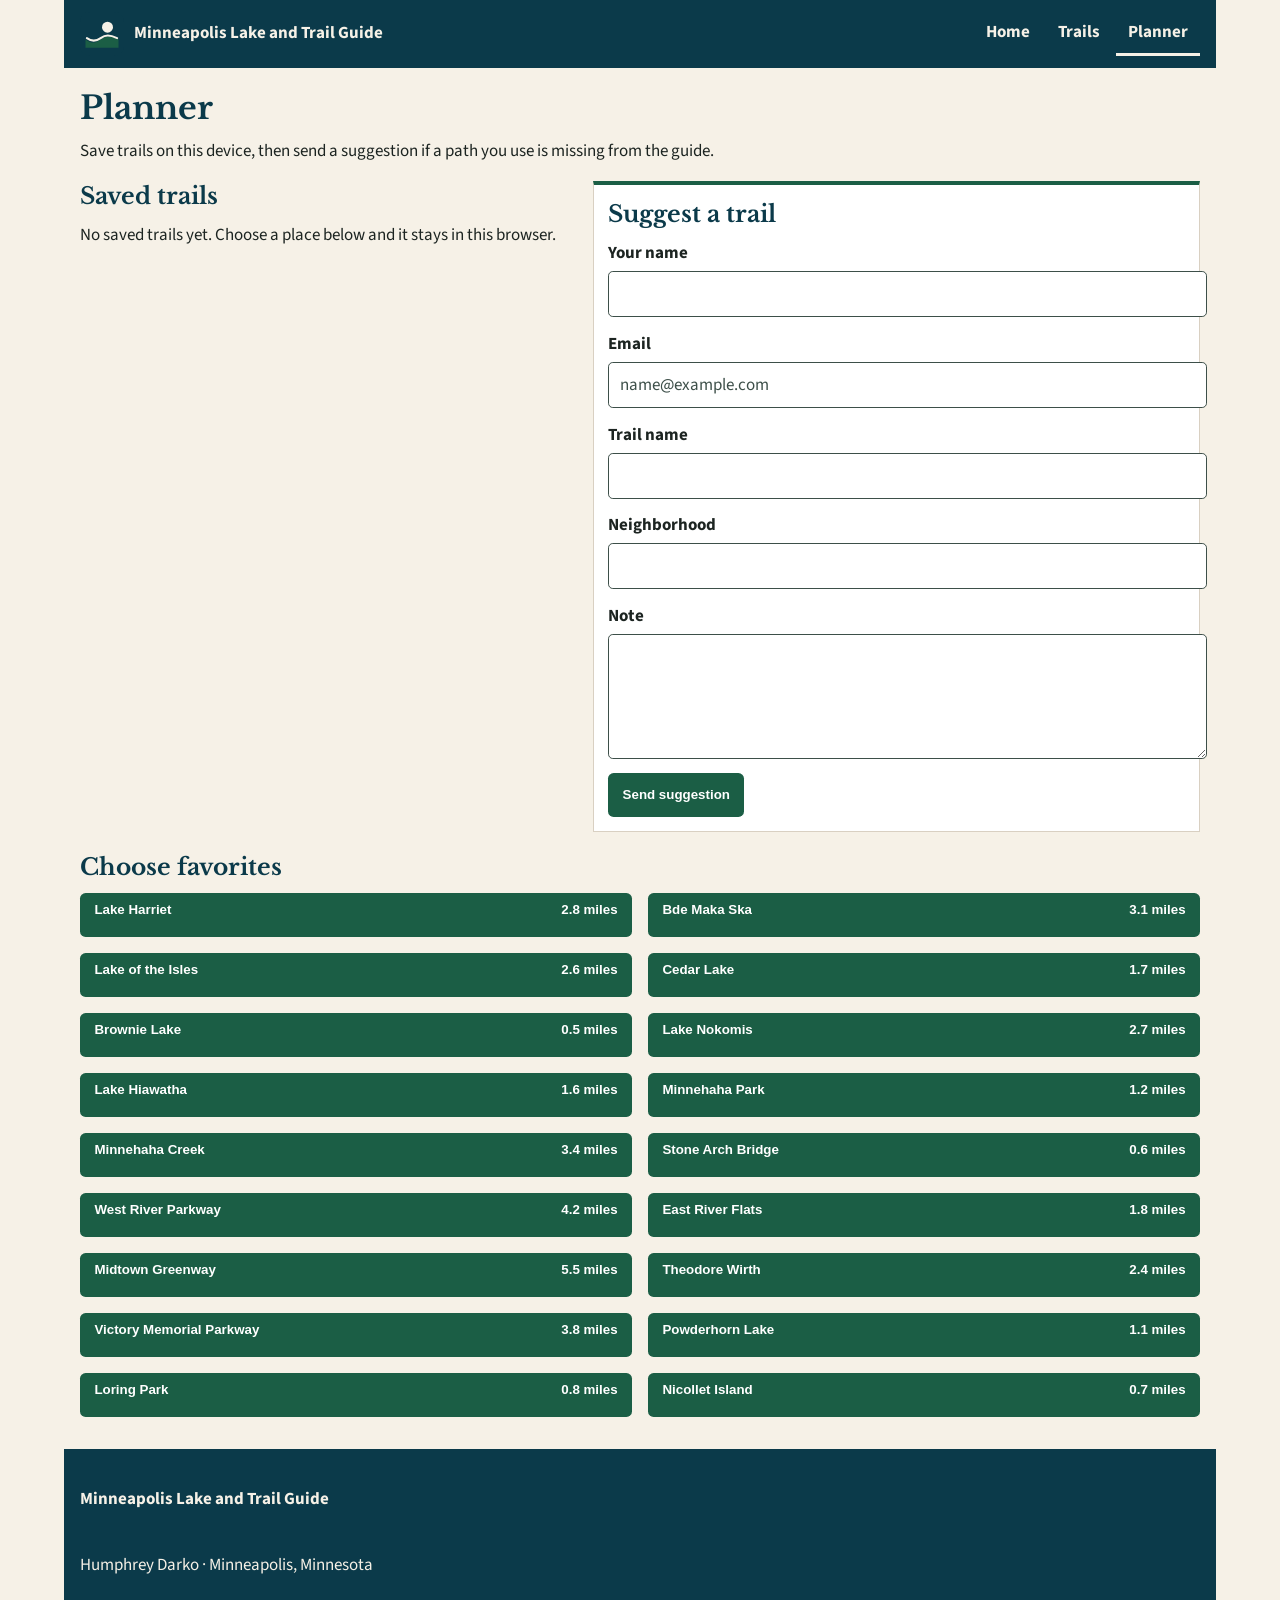
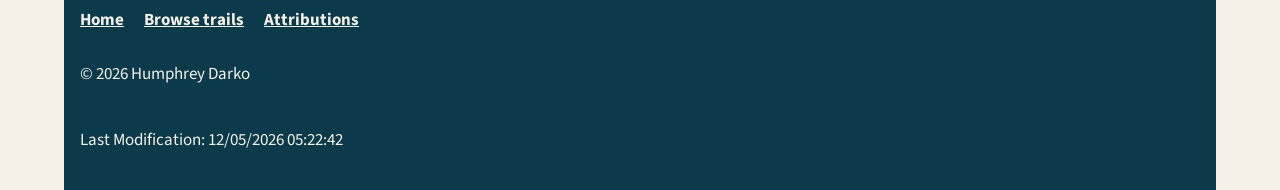
<file: final/planner.html>
<!DOCTYPE html>
<html lang="en">
<head>
    <meta charset="utf-8">
    <meta name="viewport" content="width=device-width, initial-scale=1">
    <title>Planner | Minneapolis Lake and Trail Guide</title>
    <meta name="description" content="Save Minneapolis trails in this browser and send a suggestion for a lake path or neighborhood route to add.">
    <meta name="author" content="Humphrey Darko">
    <meta property="og:title" content="Plan a Minneapolis lake or trail visit">
    <meta property="og:description" content="Save Minneapolis trails in this browser and send a suggestion for a lake path or neighborhood route to add.">
    <meta property="og:image" content="https://legesly.github.io/wdd231/final/images/og-image.jpg">
    <meta property="og:url" content="https://legesly.github.io/wdd231/final/planner.html">
    <link rel="icon" href="images/favicon.svg" type="image/svg+xml">
    <link rel="preconnect" href="https://fonts.googleapis.com">
    <link rel="preconnect" href="https://fonts.gstatic.com" crossorigin>
    <link href="https://fonts.googleapis.com/css2?family=Libre+Baskerville:wght@400;700&amp;family=Source+Sans+3:wght@400;600;700&amp;display=swap" rel="stylesheet">
    <link rel="stylesheet" href="styles/small.css">
    <link rel="stylesheet" href="styles/large.css">
    <script src="scripts/navigation.js" defer></script>
    <script src="scripts/date.js" defer></script>
    <script src="scripts/planner.js" type="module"></script>
</head>
<body>
    <header>
        <a class="brand" href="index.html">
            <img src="images/logo.svg" alt="" width="64" height="64">
            <span>Minneapolis Lake and Trail Guide</span>
        </a>
        <button id="menu-button" class="menu-button" type="button" aria-expanded="false" aria-controls="primary-nav" aria-label="Open menu">
            <span class="menu-icon" aria-hidden="true"></span>
        </button>
        <nav id="primary-nav" aria-label="Primary">
            <ul>
                <li><a href="index.html">Home</a></li>
                <li><a href="trails.html">Trails</a></li>
                <li><a href="planner.html" aria-current="page">Planner</a></li>
            </ul>
        </nav>
    </header>
    <main>
        <h1>Planner</h1>
        <p class="intro">Save trails on this device, then send a suggestion if a path you use is missing from the guide.</p>
        <div class="planner-layout">
            <section aria-labelledby="saved-heading">
                <h2 id="saved-heading">Saved trails</h2>
                <div id="saved-trails"></div>
            </section>
            <form class="application" method="get" action="thanks.html">
                <h2>Suggest a trail</h2>
                <label>Your name
                    <input type="text" name="name" autocomplete="name" required>
                </label>
                <label>Email
                    <input type="email" name="email" autocomplete="email" placeholder="name@example.com" required>
                </label>
                <label>Trail name
                    <input type="text" name="trail" autocomplete="off" required>
                </label>
                <label>Neighborhood
                    <input type="text" name="neighborhood" autocomplete="address-level2" required>
                </label>
                <label>Note
                    <textarea name="note" rows="4"></textarea>
                </label>
                <input type="hidden" name="timestamp" id="timestamp">
                <button type="submit">Send suggestion</button>
            </form>
        </div>
        <section aria-labelledby="choices-heading">
            <h2 id="choices-heading">Choose favorites</h2>
            <div id="trail-choices" class="choice-grid"></div>
        </section>
    </main>
    <footer>
        <p><strong>Minneapolis Lake and Trail Guide</strong></p>
        <p>Humphrey Darko · Minneapolis, Minnesota</p>
        <ul class="footer-links">
            <li><a href="index.html">Home</a></li>
            <li><a href="trails.html">Browse trails</a></li>
            <li><a href="attributions.html">Attributions</a></li>
        </ul>
        <p>&copy; <span id="currentyear"></span> Humphrey Darko</p>
        <p id="lastModified"></p>
    </footer>
</body>
</html>
</file>
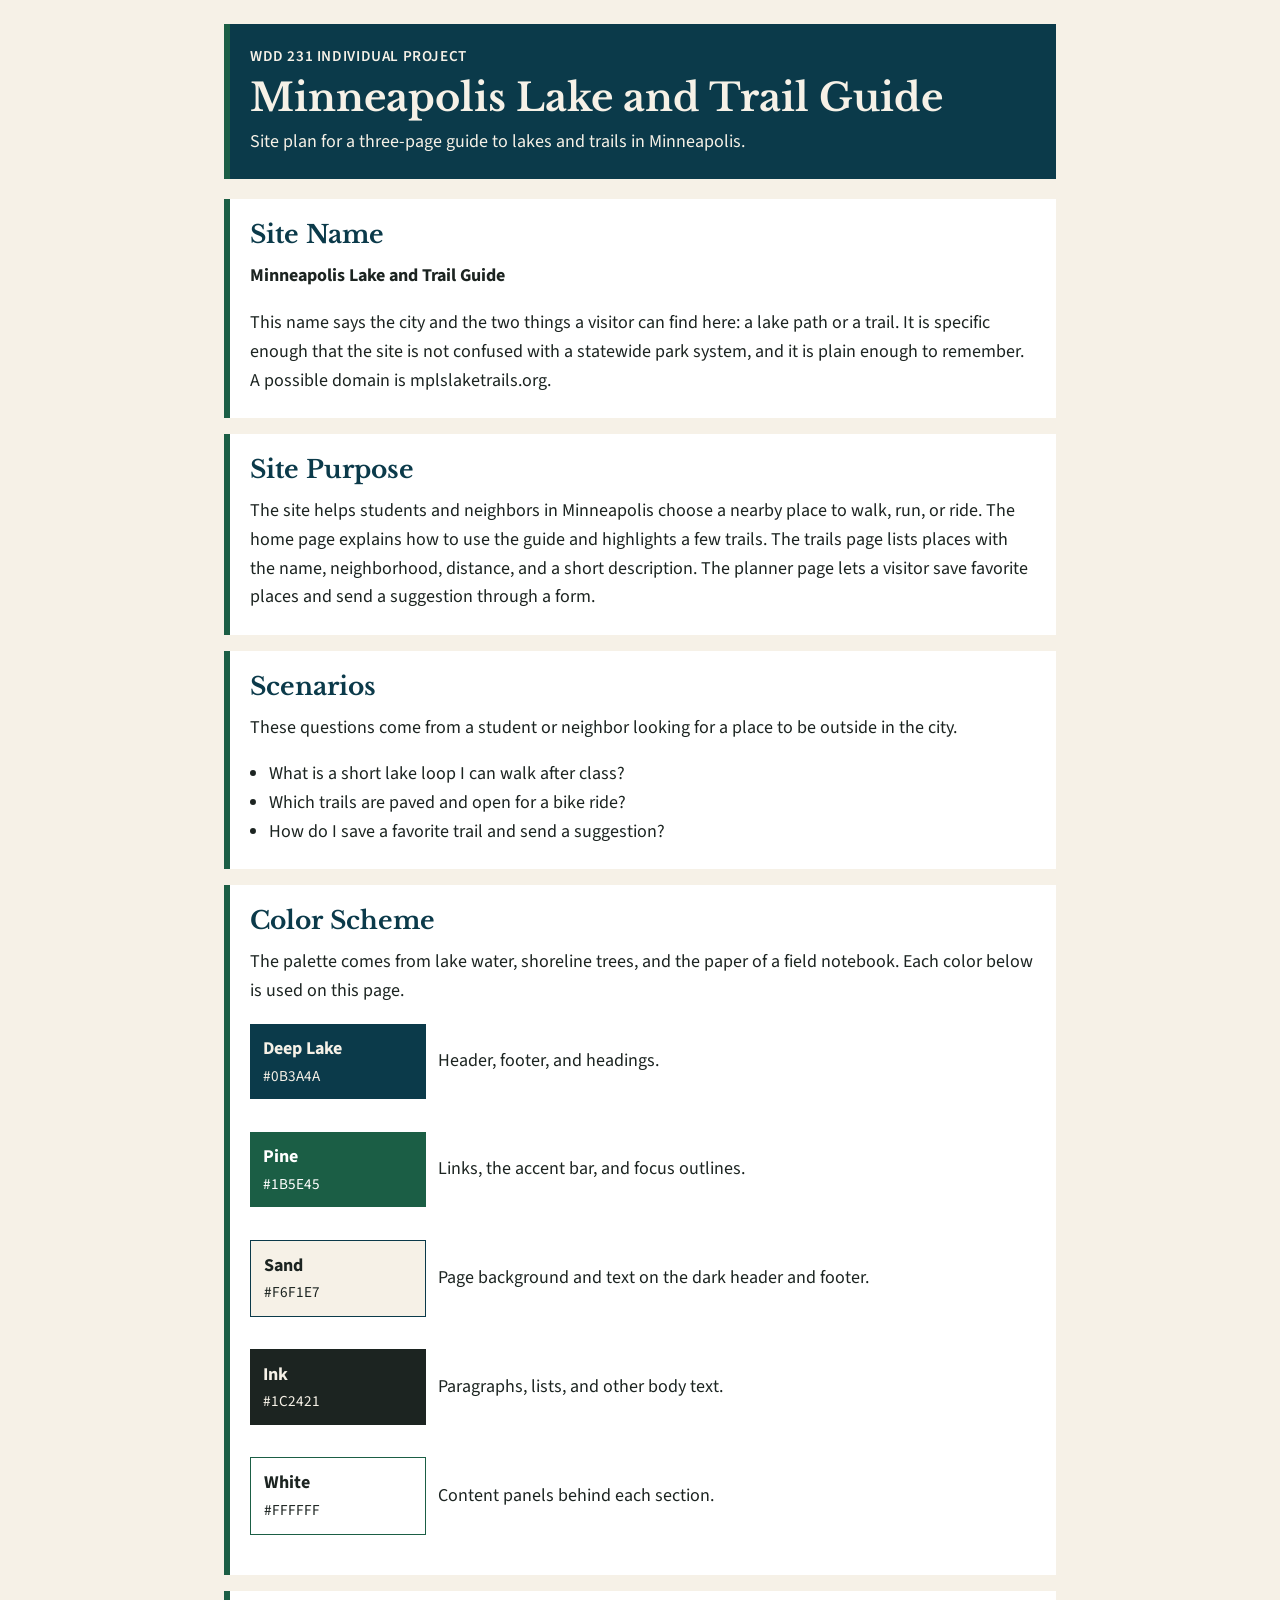
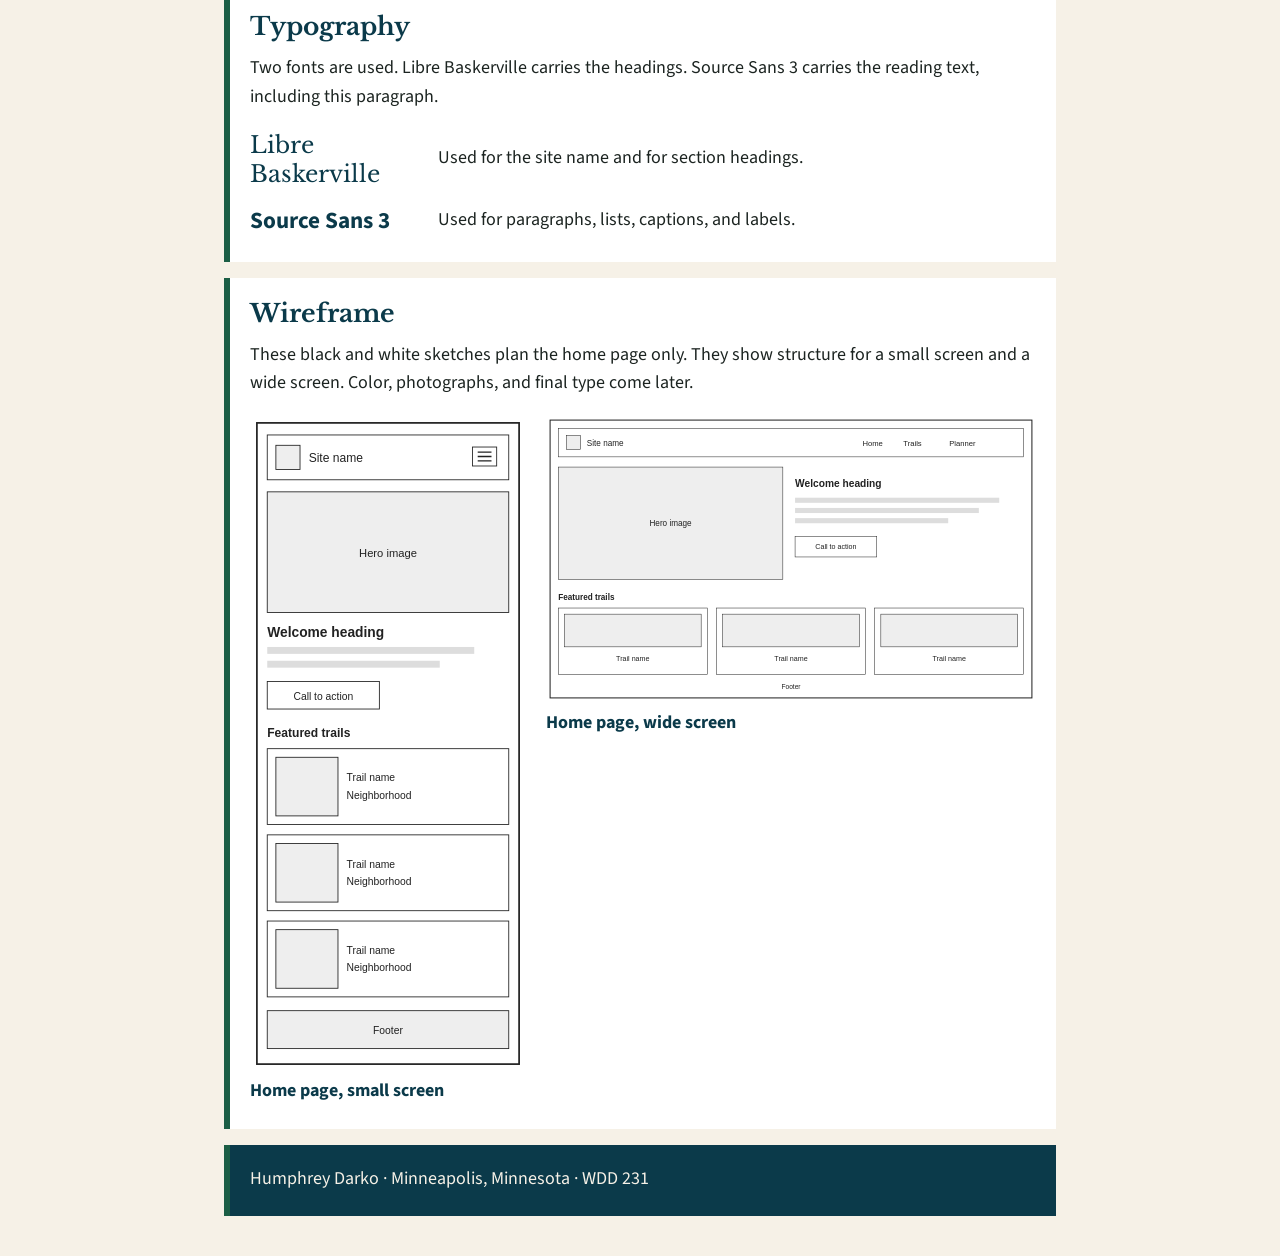
<file: final/siteplan.html>
<!DOCTYPE html>
<html lang="en">
<head>
    <meta charset="utf-8">
    <meta name="viewport" content="width=device-width, initial-scale=1">
    <title>Minneapolis Lake and Trail Guide Site Plan | Humphrey Darko</title>
    <meta name="description" content="Site plan for the Minneapolis Lake and Trail Guide, the WDD 231 individual project by Humphrey Darko.">
    <meta name="author" content="Humphrey Darko">
    <link rel="preconnect" href="https://fonts.googleapis.com">
    <link rel="preconnect" href="https://fonts.gstatic.com" crossorigin>
    <link href="https://fonts.googleapis.com/css2?family=Libre+Baskerville:wght@400;700&amp;family=Source+Sans+3:wght@400;600;700&amp;display=swap" rel="stylesheet">
    <link rel="stylesheet" href="styles/siteplan.css">
</head>
<body>
    <div class="page">
        <header class="banner">
            <p class="eyebrow">WDD 231 Individual Project</p>
            <h1>Minneapolis Lake and Trail Guide</h1>
            <p class="lede">Site plan for a three-page guide to lakes and trails in Minneapolis.</p>
        </header>
        <main>
            <section class="panel" id="site-name">
                <h2>Site Name</h2>
                <p><strong>Minneapolis Lake and Trail Guide</strong></p>
                <p>This name says the city and the two things a visitor can find here: a lake path or a trail. It is specific enough that the site is not confused with a statewide park system, and it is plain enough to remember. A possible domain is <span>mplslaketrails.org</span>.</p>
            </section>
            <section class="panel" id="site-purpose">
                <h2>Site Purpose</h2>
                <p>The site helps students and neighbors in Minneapolis choose a nearby place to walk, run, or ride. The home page explains how to use the guide and highlights a few trails. The trails page lists places with the name, neighborhood, distance, and a short description. The planner page lets a visitor save favorite places and send a suggestion through a form.</p>
            </section>
            <section class="panel" id="scenarios">
                <h2>Scenarios</h2>
                <p>These questions come from a student or neighbor looking for a place to be outside in the city.</p>
                <ul>
                    <li>What is a short lake loop I can walk after class?</li>
                    <li>Which trails are paved and open for a bike ride?</li>
                    <li>How do I save a favorite trail and send a suggestion?</li>
                </ul>
            </section>
            <section class="panel" id="color-scheme">
                <h2>Color Scheme</h2>
                <p>The palette comes from lake water, shoreline trees, and the paper of a field notebook. Each color below is used on this page.</p>
                <ul class="colors">
                    <li>
                        <p class="swatch lake">Deep Lake <span>#0B3A4A</span></p>
                        <p>Header, footer, and headings.</p>
                    </li>
                    <li>
                        <p class="swatch pine">Pine <span>#1B5E45</span></p>
                        <p>Links, the accent bar, and focus outlines.</p>
                    </li>
                    <li>
                        <p class="swatch sand">Sand <span>#F6F1E7</span></p>
                        <p>Page background and text on the dark header and footer.</p>
                    </li>
                    <li>
                        <p class="swatch ink">Ink <span>#1C2421</span></p>
                        <p>Paragraphs, lists, and other body text.</p>
                    </li>
                    <li>
                        <p class="swatch white">White <span>#FFFFFF</span></p>
                        <p>Content panels behind each section.</p>
                    </li>
                </ul>
            </section>
            <section class="panel" id="typography">
                <h2>Typography</h2>
                <p>Two fonts are used. Libre Baskerville carries the headings. Source Sans 3 carries the reading text, including this paragraph.</p>
                <ul class="fonts">
                    <li>
                        <p class="font-sample-heading">Libre Baskerville</p>
                        <p class="font-sample-body">Used for the site name and for section headings.</p>
                    </li>
                    <li>
                        <p class="font-name-body">Source Sans 3</p>
                        <p class="font-sample-body">Used for paragraphs, lists, captions, and labels.</p>
                    </li>
                </ul>
            </section>
            <section class="panel" id="wireframe">
                <h2>Wireframe</h2>
                <p>These black and white sketches plan the home page only. They show structure for a small screen and a wide screen. Color, photographs, and final type come later.</p>
                <div class="wireframes">
                    <figure>
                        <img src="images/wireframe-small.svg" width="320" height="760" alt="Black and white sketch of the home page on a small screen, with a header, hero, and stacked trail cards.">
                        <figcaption>Home page, small screen</figcaption>
                    </figure>
                    <figure>
                        <img src="images/wireframe-large.svg" width="960" height="560" alt="Black and white sketch of the home page on a wide screen, with a horizontal menu, a side-by-side hero, and three trail cards.">
                        <figcaption>Home page, wide screen</figcaption>
                    </figure>
                </div>
            </section>
        </main>
        <footer class="site-footer">
            <p>Humphrey Darko &middot; Minneapolis, Minnesota &middot; WDD 231</p>
        </footer>
    </div>
</body>
</html>
</file>
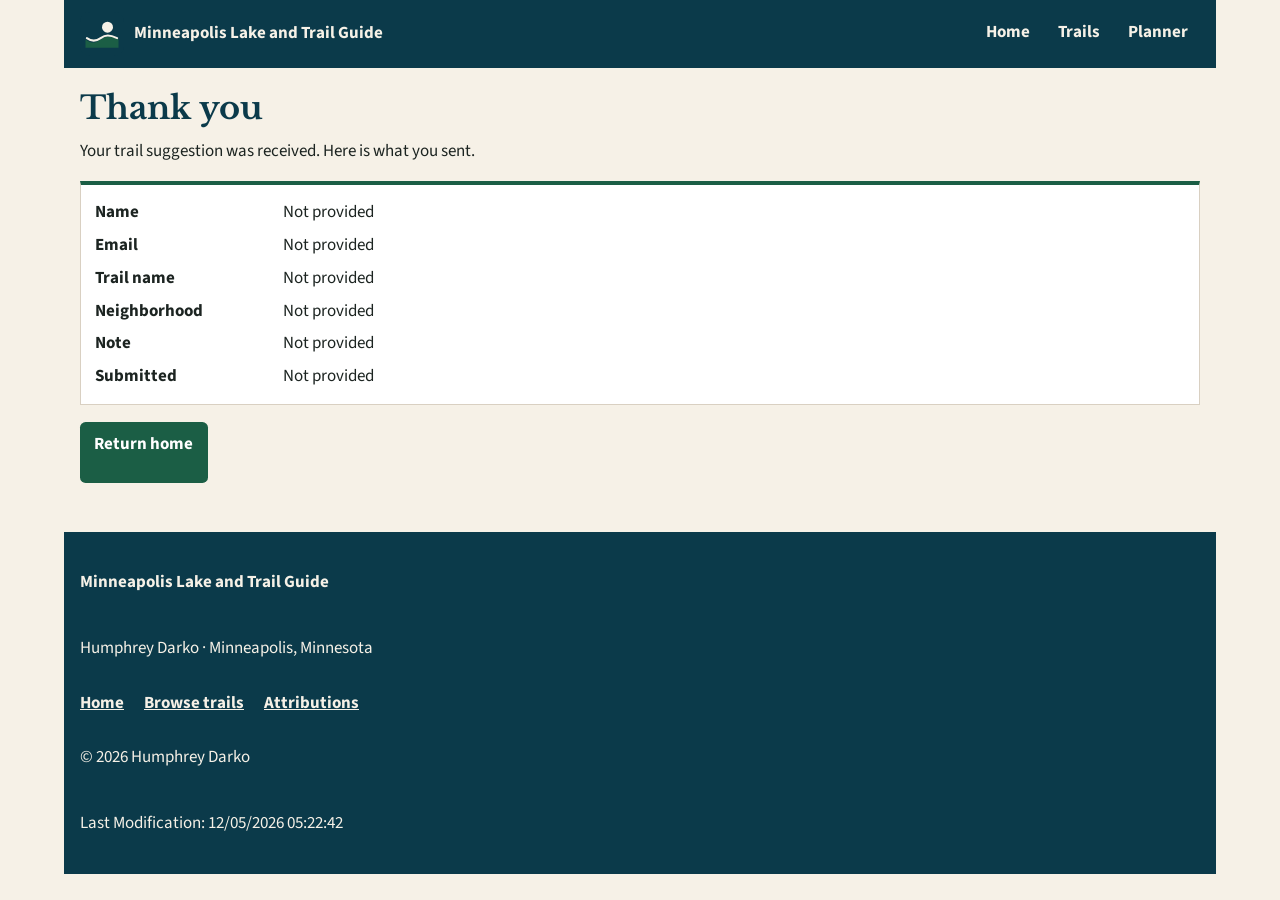
<file: final/thanks.html>
<!DOCTYPE html>
<html lang="en">
<head>
    <meta charset="utf-8">
    <meta name="viewport" content="width=device-width, initial-scale=1">
    <title>Thank You | Minneapolis Lake and Trail Guide</title>
    <meta name="description" content="Your trail suggestion for the Minneapolis Lake and Trail Guide was received. The details you sent are shown on this page.">
    <meta name="author" content="Humphrey Darko">
    <meta property="og:title" content="Thanks for the Minneapolis trail suggestion">
    <meta property="og:description" content="Your trail suggestion for the Minneapolis Lake and Trail Guide was received. The details you sent are shown on this page.">
    <meta property="og:image" content="https://legesly.github.io/wdd231/final/images/og-image.jpg">
    <meta property="og:url" content="https://legesly.github.io/wdd231/final/thanks.html">
    <link rel="icon" href="images/favicon.svg" type="image/svg+xml">
    <link rel="preconnect" href="https://fonts.googleapis.com">
    <link rel="preconnect" href="https://fonts.gstatic.com" crossorigin>
    <link href="https://fonts.googleapis.com/css2?family=Libre+Baskerville:wght@400;700&amp;family=Source+Sans+3:wght@400;600;700&amp;display=swap" rel="stylesheet">
    <link rel="stylesheet" href="styles/small.css">
    <link rel="stylesheet" href="styles/large.css">
    <script src="scripts/navigation.js" defer></script>
    <script src="scripts/date.js" defer></script>
    <script src="scripts/thanks.js" defer></script>
</head>
<body>
    <header>
        <a class="brand" href="index.html">
            <img src="images/logo.svg" alt="" width="64" height="64">
            <span>Minneapolis Lake and Trail Guide</span>
        </a>
        <button id="menu-button" class="menu-button" type="button" aria-expanded="false" aria-controls="primary-nav" aria-label="Open menu">
            <span class="menu-icon" aria-hidden="true"></span>
        </button>
        <nav id="primary-nav" aria-label="Primary">
            <ul>
                <li><a href="index.html">Home</a></li>
                <li><a href="trails.html">Trails</a></li>
                <li><a href="planner.html">Planner</a></li>
            </ul>
        </nav>
    </header>
    <main>
        <h1>Thank you</h1>
        <p class="intro">Your trail suggestion was received. Here is what you sent.</p>
        <dl class="summary">
            <dt>Name</dt>
            <dd id="result-name"></dd>
            <dt>Email</dt>
            <dd id="result-email"></dd>
            <dt>Trail name</dt>
            <dd id="result-trail"></dd>
            <dt>Neighborhood</dt>
            <dd id="result-neighborhood"></dd>
            <dt>Note</dt>
            <dd id="result-note"></dd>
            <dt>Submitted</dt>
            <dd id="result-timestamp"></dd>
        </dl>
        <p><a class="button" href="index.html">Return home</a></p>
    </main>
    <footer>
        <p><strong>Minneapolis Lake and Trail Guide</strong></p>
        <p>Humphrey Darko · Minneapolis, Minnesota</p>
        <ul class="footer-links">
            <li><a href="index.html">Home</a></li>
            <li><a href="trails.html">Browse trails</a></li>
            <li><a href="attributions.html">Attributions</a></li>
        </ul>
        <p>&copy; <span id="currentyear"></span> Humphrey Darko</p>
        <p id="lastModified"></p>
    </footer>
</body>
</html>
</file>
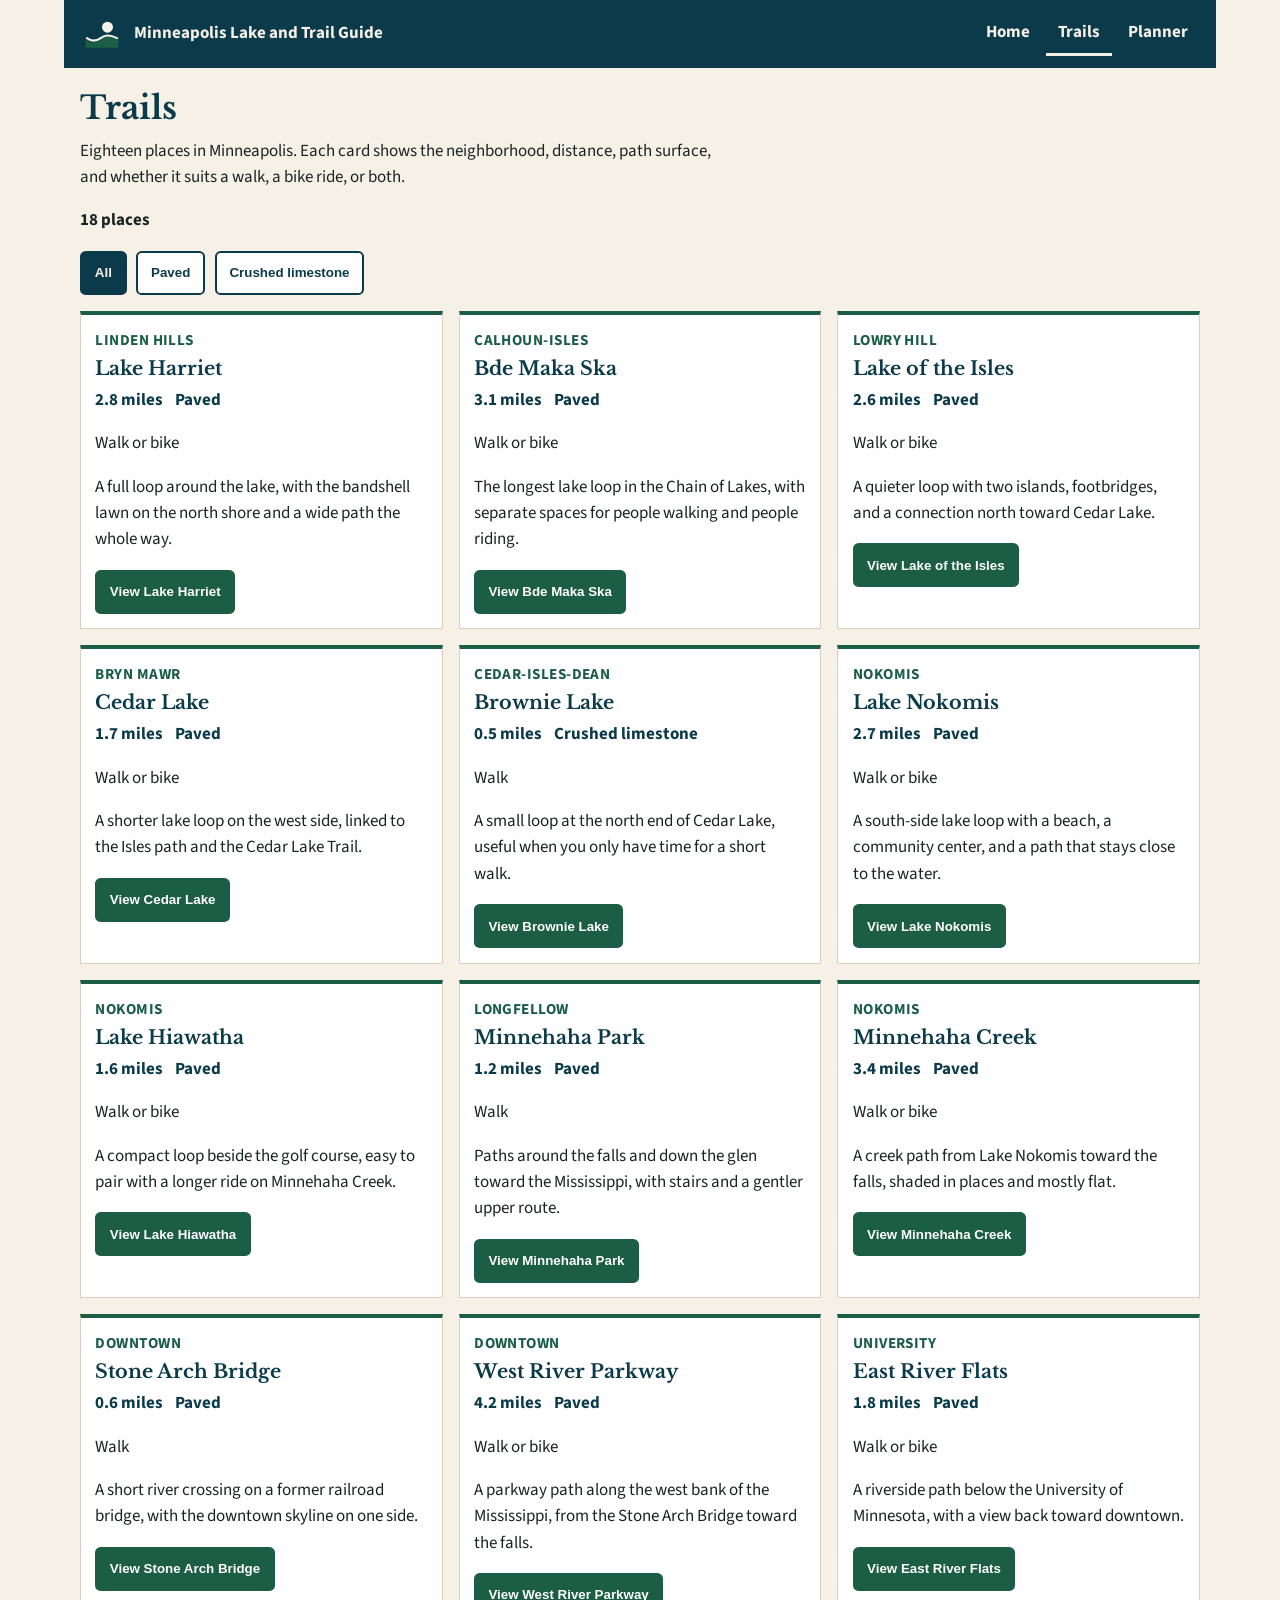
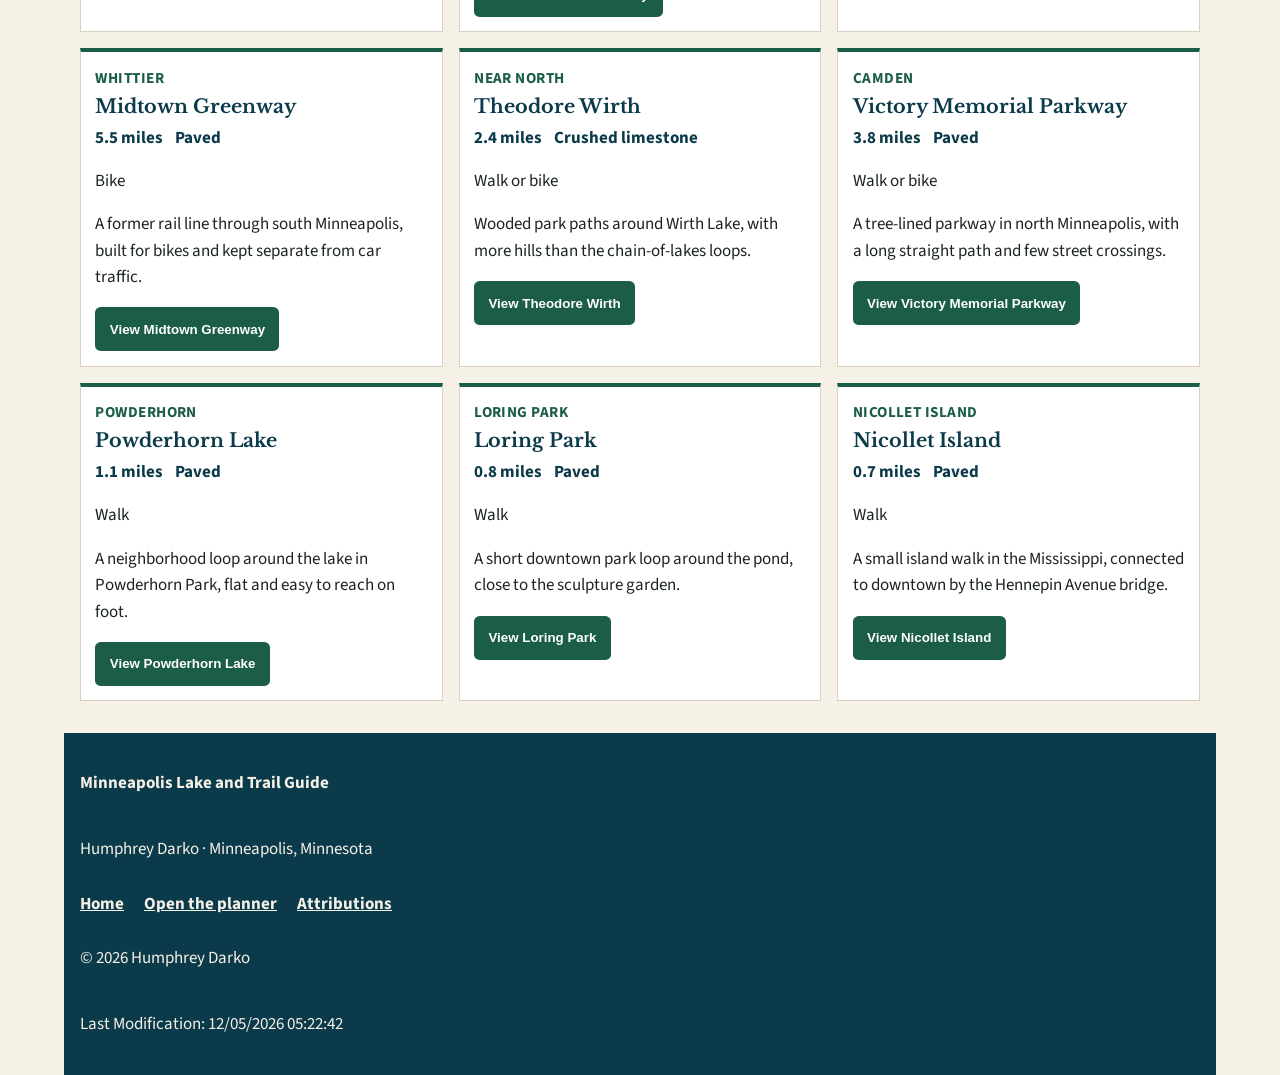
<file: final/trails.html>
<!DOCTYPE html>
<html lang="en">
<head>
    <meta charset="utf-8">
    <meta name="viewport" content="width=device-width, initial-scale=1">
    <title>Trails | Minneapolis Lake and Trail Guide</title>
    <meta name="description" content="Browse Minneapolis lake loops and city trails. Filter by paved or crushed limestone paths and open details for each place.">
    <meta name="author" content="Humphrey Darko">
    <meta property="og:title" content="Minneapolis trails and lake loops">
    <meta property="og:description" content="Browse Minneapolis lake loops and city trails. Filter by paved or crushed limestone paths and open details for each place.">
    <meta property="og:image" content="https://legesly.github.io/wdd231/final/images/og-image.jpg">
    <meta property="og:url" content="https://legesly.github.io/wdd231/final/trails.html">
    <link rel="icon" href="images/favicon.svg" type="image/svg+xml">
    <link rel="preconnect" href="https://fonts.googleapis.com">
    <link rel="preconnect" href="https://fonts.gstatic.com" crossorigin>
    <link href="https://fonts.googleapis.com/css2?family=Libre+Baskerville:wght@400;700&amp;family=Source+Sans+3:wght@400;600;700&amp;display=swap" rel="stylesheet">
    <link rel="stylesheet" href="styles/small.css">
    <link rel="stylesheet" href="styles/large.css">
    <script src="scripts/navigation.js" defer></script>
    <script src="scripts/date.js" defer></script>
    <script src="scripts/trails.js" type="module"></script>
</head>
<body>
    <header>
        <a class="brand" href="index.html">
            <img src="images/logo.svg" alt="" width="64" height="64">
            <span>Minneapolis Lake and Trail Guide</span>
        </a>
        <button id="menu-button" class="menu-button" type="button" aria-expanded="false" aria-controls="primary-nav" aria-label="Open menu">
            <span class="menu-icon" aria-hidden="true"></span>
        </button>
        <nav id="primary-nav" aria-label="Primary">
            <ul>
                <li><a href="index.html">Home</a></li>
                <li><a href="trails.html" aria-current="page">Trails</a></li>
                <li><a href="planner.html">Planner</a></li>
            </ul>
        </nav>
    </header>
    <main>
        <h1>Trails</h1>
        <p class="intro">Eighteen places in Minneapolis. Each card shows the neighborhood, distance, path surface, and whether it suits a walk, a bike ride, or both.</p>
        <p id="trail-count">Loading places.</p>
        <div id="filters" class="filters" role="group" aria-label="Filter by path surface">
            <button type="button" class="active" data-surface="all" aria-pressed="true">All</button>
            <button type="button" data-surface="Paved" aria-pressed="false">Paved</button>
            <button type="button" data-surface="Crushed limestone" aria-pressed="false">Crushed limestone</button>
        </div>
        <div id="trail-list" class="trail-grid"></div>
        <dialog id="trail-dialog" aria-labelledby="dialog-title">
            <h2 id="dialog-title"></h2>
            <p><strong>Neighborhood: </strong><span id="dialog-neighborhood"></span></p>
            <p><strong>Distance: </strong><span id="dialog-miles"></span></p>
            <p><strong>Surface: </strong><span id="dialog-surface"></span></p>
            <p><strong>Good for: </strong><span id="dialog-activity"></span></p>
            <p id="dialog-description"></p>
            <button id="close-dialog" class="close-dialog" type="button">Close</button>
        </dialog>
    </main>
    <footer>
        <p><strong>Minneapolis Lake and Trail Guide</strong></p>
        <p>Humphrey Darko · Minneapolis, Minnesota</p>
        <ul class="footer-links">
            <li><a href="index.html">Home</a></li>
            <li><a href="planner.html">Open the planner</a></li>
            <li><a href="attributions.html">Attributions</a></li>
        </ul>
        <p>&copy; <span id="currentyear"></span> Humphrey Darko</p>
        <p id="lastModified"></p>
    </footer>
</body>
</html>
</file>
<file: styles/small.css>
*,
*::before,
*::after {
    box-sizing: border-box;
}

html {
    font-size: 100%;
}

body {
    margin: 0;
    font-family: "Source Sans 3", "Segoe UI", sans-serif;
    color: #1c2b2e;
    background: #f7f4ef;
    line-height: 1.5;
}

img {
    max-width: 100%;
    height: auto;
    display: block;
}

a {
    color: inherit;
}

header,
nav,
main,
footer {
    padding-inline: 1rem;
}

header {
    display: flex;
    align-items: center;
    justify-content: space-between;
    gap: 1rem;
    background: #0f5c5c;
    color: #f7f4ef;
    padding-block: 0.75rem;
}

.brand {
    display: flex;
    align-items: center;
    gap: 0.75rem;
    text-decoration: none;
    font-size: 1.35rem;
    font-weight: 700;
}

.brand img {
    width: 3rem;
    height: 3rem;
}

.menu-button {
    display: grid;
    place-items: center;
    width: 2.75rem;
    height: 2.75rem;
    border: 2px solid #f7f4ef;
    border-radius: 0.4rem;
    background: transparent;
    color: #f7f4ef;
    cursor: pointer;
}

.menu-icon,
.menu-icon::before,
.menu-icon::after {
    display: block;
    width: 1.25rem;
    height: 2px;
    background: currentColor;
    position: relative;
}

.menu-icon::before,
.menu-icon::after {
    content: "";
    position: absolute;
    left: 0;
}

.menu-icon::before {
    top: -6px;
}

.menu-icon::after {
    top: 6px;
}

.menu-button[aria-expanded="true"] .menu-icon {
    background: transparent;
}

.menu-button[aria-expanded="true"] .menu-icon::before {
    top: 0;
    transform: rotate(45deg);
}

.menu-button[aria-expanded="true"] .menu-icon::after {
    top: 0;
    transform: rotate(-45deg);
}

nav {
    display: none;
    background: #164e4e;
    padding-block: 0.25rem;
}

nav.open {
    display: block;
}

nav ul {
    list-style: none;
    margin: 0;
    padding: 0;
}

nav a {
    display: block;
    padding: 0.75rem 0.25rem;
    color: #f7f4ef;
    text-decoration: none;
    font-weight: 600;
    border-bottom: 3px solid transparent;
}

nav a:hover,
nav a:focus-visible {
    background: #0b3f3f;
}

nav a[aria-current="page"] {
    border-bottom-color: #e2b15a;
}

main {
    padding-block: 1.25rem 2rem;
}

h1,
h2,
h3,
p {
    margin-top: 0;
}

h1 {
    font-size: 2rem;
    margin-bottom: 1rem;
}

h2 {
    margin: 0;
    padding: 0.55rem 0.8rem;
    background: #1c2b2e;
    color: #f7f4ef;
    font-size: 1.15rem;
}

section {
    margin-bottom: 1.25rem;
    background: #fff;
    border: 1px solid #d7ddd8;
}

section p {
    margin: 0;
    padding: 1rem;
}

.profile {
    width: calc(100% - 2rem);
    height: 18rem;
    object-fit: cover;
    object-position: center 18%;
    margin: 1rem;
    border-radius: 0.5rem;
}

.filters {
    display: flex;
    flex-wrap: wrap;
    gap: 0.5rem;
    padding: 1rem;
}

.filter-button {
    border: 2px solid #0f5c5c;
    border-radius: 999px;
    background: #fff;
    color: #0f5c5c;
    font: inherit;
    font-weight: 700;
    padding: 0.4rem 1rem;
    cursor: pointer;
}

.filter-button:hover,
.filter-button:focus-visible,
.filter-button.active {
    background: #0f5c5c;
    color: #fff;
}

.course-grid {
    display: grid;
    gap: 0.75rem;
    padding: 0 1rem 1rem;
}

.course-card {
    padding: 0.8rem 1rem;
    background: #e7eeed;
    border-radius: 0.4rem;
}

.course-card h3,
.course-card p {
    margin: 0;
    padding: 0;
}

.course-card h3 {
    font-size: 1.05rem;
}

.course-card.completed {
    background: #0f5c5c;
    color: #fff;
}

.badge {
    margin-top: 0.35rem;
    font-size: 0.85rem;
    font-weight: 700;
    letter-spacing: 0.03em;
}

#credits {
    margin: 0;
    padding: 0 1rem 1rem;
    font-weight: 600;
}

footer {
    background: #e7eeed;
    padding-block: 1.25rem 1.5rem;
}

.social {
    display: flex;
    flex-wrap: wrap;
    gap: 0.75rem 1.25rem;
    list-style: none;
    margin: 0 0 1rem;
    padding: 0;
}

.social a {
    display: flex;
    align-items: center;
    gap: 0.4rem;
    color: #0f5c5c;
    font-weight: 700;
    text-decoration: none;
}

.social a:hover,
.social a:focus-visible {
    text-decoration: underline;
}

.social svg {
    width: 1.6rem;
    height: 1.6rem;
    fill: currentColor;
}

footer p {
    margin: 0.25rem 0;
}
</file>
<file: styles/larger.css>
@media (min-width: 40rem) {
    .menu-button {
        display: none;
    }

    nav {
        display: block;
    }

    nav ul {
        display: flex;
        gap: 0.5rem;
    }

    nav a {
        padding-inline: 0.9rem;
    }

    .intro {
        display: grid;
        grid-template-columns: 1.4fr 0.8fr;
        gap: 1rem;
        align-items: stretch;
        margin-bottom: 1.25rem;
    }

    .intro section {
        margin-bottom: 0;
        min-height: 15rem;
    }

    .intro section:last-child {
        position: relative;
    }

    .intro .profile {
        position: absolute;
        top: 3.85rem;
        right: 1rem;
        bottom: 1rem;
        left: 1rem;
        width: calc(100% - 2rem);
        height: calc(100% - 4.85rem);
        margin: 0;
        object-fit: cover;
    }

    .course-grid {
        grid-template-columns: repeat(3, 1fr);
    }
}
</file>
<file: chamber/styles/small.css>
html {
    background: #f3f6f8;
}

body {
    max-width: 76rem;
    margin-inline: auto;
    font-family: "Source Sans 3", "Segoe UI", sans-serif;
    color: #1a2332;
    background: #f3f6f8;
    line-height: 1.5;
}

a {
    color: #12324d;
}

img {
    height: auto;
}

header,
nav,
main,
footer {
    padding-inline: 1rem;
}

header {
    display: flex;
    flex-wrap: wrap;
    align-items: center;
    justify-content: space-between;
    gap: 0.75rem;
    background: #ffffff;
    border-bottom: 4px solid #12324d;
    padding-block: 0.75rem;
}

.brand {
    display: flex;
    align-items: center;
    gap: 0.65rem;
    flex: 1 1 auto;
    max-width: calc(100% - 3.6rem);
    min-width: 0;
    color: #12324d;
    text-decoration: none;
    font-weight: 700;
}

.brand img {
    width: 2.75rem;
    height: 2.75rem;
    flex: 0 0 auto;
}

.brand span {
    min-width: 0;
    line-height: 1.15;
}

.menu-button {
    display: grid;
    place-items: center;
    width: 2.75rem;
    height: 2.75rem;
    flex: 0 0 auto;
    border: 2px solid #12324d;
    border-radius: 0.4rem;
    background: #ffffff;
    color: #12324d;
    cursor: pointer;
}

.menu-icon,
.menu-icon::before,
.menu-icon::after {
    display: block;
    width: 1.25rem;
    height: 2px;
    background: currentColor;
    position: relative;
}

.menu-icon::before,
.menu-icon::after {
    content: "";
    position: absolute;
    left: 0;
}

.menu-icon::before {
    top: -6px;
}

.menu-icon::after {
    top: 6px;
}

.menu-button[aria-expanded="true"] .menu-icon {
    background: transparent;
}

.menu-button[aria-expanded="true"] .menu-icon::before {
    top: 0;
    transform: rotate(45deg);
}

.menu-button[aria-expanded="true"] .menu-icon::after {
    top: 0;
    transform: rotate(-45deg);
}

nav {
    display: none;
    flex: 1 0 100%;
    margin-inline: -1rem;
    padding-inline: 1rem;
    background: #12324d;
    padding-block: 0.25rem;
}

nav.open {
    display: block;
}

nav a {
    display: block;
    padding: 0.75rem 0.25rem;
    color: #f4f7fb;
    text-decoration: none;
    font-weight: 600;
    border-bottom: 3px solid transparent;
}

nav a:hover,
nav a:focus-visible {
    background: #0c2438;
}

nav a[aria-current="page"] {
    border-bottom-color: #f0d48a;
}

main {
    padding-block: 1.25rem 2rem;
}

h1 {
    font-size: 2rem;
    margin-bottom: 1rem;
}

.view-toggle {
    display: flex;
    justify-content: center;
    gap: 0.75rem;
    margin-bottom: 1.25rem;
}

.view-toggle button {
    min-width: 5.5rem;
    min-height: 2.75rem;
    border: 2px solid #12324d;
    border-radius: 0.35rem;
    background: #ffffff;
    color: #12324d;
    font-weight: 700;
    cursor: pointer;
}

.view-toggle button.active {
    background: #12324d;
    color: #ffffff;
}

.directory {
    display: grid;
    gap: 1rem;
}

.member-card {
    display: grid;
    grid-template-columns: 4.75rem minmax(0, 1fr);
    gap: 0.35rem 0.75rem;
    align-items: center;
    padding: 0.9rem;
    background: #ffffff;
    border: 1px solid #d5dee6;
    border-top: 4px solid #12324d;
}

.member-card.gold {
    border-top-color: #8a6a12;
}

.member-card.silver {
    border-top-color: #5e6e7a;
}

.member-heading {
    grid-column: 1 / -1;
    text-align: center;
}

.member-card h2 {
    font-size: 1.15rem;
}

.tagline,
.level {
    color: #243140;
}

.tagline {
    margin-top: 0.15rem;
}

.level {
    margin-top: 0.2rem;
    font-size: 0.92rem;
    font-weight: 700;
}

.member-card img {
    width: 4.75rem;
    height: 4.75rem;
    object-fit: cover;
    border-radius: 0.35rem;
}

.member-info p {
    margin: 0.15rem 0;
    overflow-wrap: break-word;
}

.member-info span {
    font-weight: 700;
}

.directory.list .member-card {
    grid-template-columns: minmax(0, 1fr);
    border-top-width: 1px;
    border-top-color: #d5dee6;
}

.directory.list .member-card:nth-child(odd) {
    background: #e7eef3;
}

.directory.list .member-heading {
    text-align: left;
}

.directory.list .member-info {
    display: contents;
}

.directory.list img,
.directory.list .tagline,
.directory.list .address-line {
    display: none;
}

footer {
    display: grid;
    gap: 1.25rem;
    background: #e6edf2;
    padding-block: 1.5rem;
}

address {
    display: grid;
    gap: 0.15rem;
}

address a {
    width: fit-content;
}

.social {
    display: flex;
    flex-wrap: wrap;
    gap: 0.75rem 1.25rem;
}

.social a {
    display: flex;
    align-items: center;
    gap: 0.4rem;
    font-weight: 700;
    text-decoration: none;
}

.social a:hover,
.social a:focus-visible,
address a:hover,
address a:focus-visible,
.member-info a:hover,
.member-info a:focus-visible {
    text-decoration: underline;
}

.social svg {
    width: 1.6rem;
    height: 1.6rem;
    fill: currentColor;
}

.project-info {
    display: grid;
    gap: 0.15rem;
}

:focus-visible {
    outline: 3px solid #12324d;
    outline-offset: 2px;
}

.home {
    padding-top: 0;
}

.hero {
    position: relative;
    margin-inline: -1rem;
    margin-bottom: 1.25rem;
}

.hero img {
    width: 100%;
    height: auto;
}

.hero-panel {
    padding: 1rem;
    background: #12324d;
    color: #f4f7fb;
}

.hero-panel h1 {
    margin-bottom: 0.3rem;
    color: #f4f7fb;
    font-size: 1.45rem;
    line-height: 1.15;
}

.hero-panel p {
    margin-bottom: 0.55rem;
}

.eyebrow {
    color: #f0d48a;
    font-size: 0.85rem;
    font-weight: 700;
    letter-spacing: 0.04em;
    text-transform: uppercase;
}

.join-link {
    display: inline-block;
    padding: 0.55rem 1rem;
    background: #f0d48a;
    color: #12324d;
    font-weight: 700;
    text-decoration: none;
    border-radius: 0.35rem;
}

.join-link:hover,
.join-link:focus-visible {
    background: #ffe7a8;
}

.photo-credit {
    margin: 0.45rem 0 1.1rem;
    color: #243140;
    font-size: 0.85rem;
}

.current-weather p:only-child {
    grid-column: 1 / -1;
}

.home-columns,
.spotlights {
    display: grid;
    gap: 1rem;
}

.home-columns {
    margin-bottom: 1rem;
}

.info-panel {
    padding: 1rem;
    background: #ffffff;
    border: 1px solid #d5dee6;
    border-top: 4px solid #12324d;
}

.info-panel h2 {
    margin-bottom: 0.75rem;
    font-size: 1.35rem;
}

.info-panel h3,
.forecast h4 {
    margin: 0;
}

.event + .event {
    margin-top: 0.75rem;
    padding-top: 0.75rem;
    border-top: 1px solid #d5dee6;
}

.event h3 {
    font-size: 1.1rem;
}

.event time {
    display: block;
    margin: 0.15rem 0 0.25rem;
    color: #12324d;
    font-weight: 700;
}

.event p,
.spotlight p {
    overflow-wrap: anywhere;
}

#forecast-heading {
    margin-top: 1rem;
    font-size: 1.05rem;
}

.current-weather {
    display: grid;
    grid-template-columns: auto minmax(0, 1fr);
    gap: 0.25rem 0.75rem;
    align-items: center;
}

.current-weather img,
.forecast img {
    width: 4rem;
    height: 4rem;
}

.temperature {
    color: #12324d;
    font-size: 1.8rem;
    font-weight: 700;
    line-height: 1;
}

.forecast {
    display: grid;
    gap: 0.65rem;
    margin-top: 0.65rem;
}

.forecast article {
    display: grid;
    grid-template-columns: auto minmax(0, 1fr);
    gap: 0.15rem 0.65rem;
    align-items: center;
    padding-top: 0.55rem;
    border-top: 1px solid #d5dee6;
}

.forecast h4 {
    font-size: 1rem;
}

.forecast p {
    margin: 0;
}

.spotlight {
    display: grid;
    grid-template-columns: 4.5rem minmax(0, 1fr);
    gap: 0.3rem 0.75rem;
    align-items: center;
    padding: 0.85rem;
    background: #f3f6f8;
    border-top: 4px solid #12324d;
}

.spotlight.gold {
    border-top-color: #8a6a12;
}

.spotlight.silver {
    border-top-color: #5e6e7a;
}

.spotlight h3 {
    grid-column: 1 / -1;
    font-size: 1.1rem;
}

.spotlight img {
    width: 4.5rem;
    height: 4.5rem;
}

.spotlight p {
    margin: 0;
}

.spotlight .level {
    grid-column: 1 / -1;
    color: #12324d;
    font-weight: 700;
}

.spotlight span,
.current-summary span {
    font-weight: 700;
}

.join-intro {
    max-width: 40rem;
    margin-bottom: 1rem;
}

.join-layout,
.level-cards {
    display: grid;
    gap: 1rem;
}

.application,
.level-card,
.application-summary,
dialog {
    background: #ffffff;
    color: #1a2332;
    border: 1px solid #d5dee6;
    border-top: 4px solid #12324d;
}

.application,
.application-summary {
    padding: 1rem;
}

.application label {
    display: grid;
    gap: 0.3rem;
    margin-bottom: 0.85rem;
    font-weight: 700;
}

.application input,
.application select,
.application textarea {
    width: 100%;
    padding: 0.55rem 0.65rem;
    border: 1px solid #5e6e7a;
    border-radius: 0.3rem;
    background: #ffffff;
    color: #1a2332;
    font-weight: 400;
}

.application input::placeholder {
    color: #3d4d5c;
}

.application button {
    min-height: 2.75rem;
    padding: 0.55rem 1rem;
    border: 0;
    border-radius: 0.35rem;
    background: #12324d;
    color: #ffffff;
    font-weight: 700;
    cursor: pointer;
}

.level-cards h2,
.level-card h3,
dialog h2 {
    margin: 0;
}

.level-cards h2 {
    font-size: 1.35rem;
}

.level-card {
    padding: 0.9rem;
    animation: card-arrive 0.7s ease both;
}

.level-card:nth-child(2) {
    animation-delay: 0.12s;
}

.level-card:nth-child(3) {
    animation-delay: 0.24s;
}

.level-card:nth-child(4) {
    animation-delay: 0.36s;
}

.level-card:nth-child(5) {
    animation-delay: 0.48s;
}

.level-card h3 {
    font-size: 1.1rem;
}

.level-card.np {
    border-top-color: #12324d;
}

.level-card.bronze {
    border-top-color: #8a5a2b;
}

.level-card.silver {
    border-top-color: #5e6e7a;
}

.level-card.gold {
    border-top-color: #8a6a12;
}

.benefits-link {
    display: inline-block;
    margin-top: 0.45rem;
    font-weight: 700;
}

dialog {
    width: min(32rem, calc(100% - 2rem));
    padding: 1.25rem;
}

dialog::backdrop {
    background: rgb(18 50 77 / 55%);
}

dialog ul {
    margin: 0.75rem 0 1rem;
    padding-left: 1.2rem;
}

.close-dialog {
    min-height: 2.75rem;
    padding: 0.45rem 0.9rem;
    border: 2px solid #12324d;
    border-radius: 0.35rem;
    background: #ffffff;
    color: #12324d;
    font-weight: 700;
    cursor: pointer;
}

.application-summary {
    display: grid;
    grid-template-columns: minmax(8.5rem, 11rem) minmax(0, 1fr);
    gap: 0.35rem 0.75rem;
    margin-bottom: 1rem;
}

.application-summary dt {
    font-weight: 700;
}

.application-summary dd {
    margin: 0;
    overflow-wrap: anywhere;
}

@keyframes card-arrive {
    from {
        opacity: 0;
        transform: translateY(1rem);
    }

    to {
        opacity: 1;
        transform: translateY(0);
    }
}

@media (prefers-reduced-motion: reduce) {
    .level-card {
        animation: none;
    }
}

.discover-intro {
    max-width: 42rem;
    margin-top: 0;
}

.visit-message {
    margin: 0 0 1rem;
    padding: 0.75rem 1rem;
    background: #12324d;
    color: #ffffff;
    font-weight: 700;
}

.discover-grid {
    display: grid;
    gap: 1rem;
    grid-template-areas:
        "stone"
        "falls"
        "garden"
        "mill"
        "guthrie"
        "target"
        "harriet"
        "weisman";
}

.area-stone { grid-area: stone; }
.area-falls { grid-area: falls; }
.area-garden { grid-area: garden; }
.area-mill { grid-area: mill; }
.area-guthrie { grid-area: guthrie; }
.area-target { grid-area: target; }
.area-harriet { grid-area: harriet; }
.area-weisman { grid-area: weisman; }

.discover-card {
    display: flex;
    flex-direction: column;
    gap: 0.55rem;
    min-width: 0;
    padding: 0.85rem;
    background: #ffffff;
    color: #1a2332;
    border: 1px solid #d5dee6;
    border-top: 4px solid #12324d;
}

.discover-card h2 {
    margin: 0;
    color: #12324d;
    font-size: 1.3rem;
    line-height: 1.25;
}

.discover-card figure {
    margin: 0;
}

.discover-card img {
    width: 100%;
    height: auto;
    aspect-ratio: 3 / 2;
    object-fit: cover;
}

.discover-card address {
    font-style: normal;
    font-weight: 700;
    overflow-wrap: anywhere;
}

.discover-card p {
    margin: 0;
    flex: 1 1 auto;
}

.discover-card button {
    align-self: flex-start;
    min-height: 2.75rem;
    margin-top: 0.25rem;
    padding: 0.45rem 0.9rem;
    border: 0;
    border-radius: 0.35rem;
    background: #12324d;
    color: #ffffff;
    font-weight: 700;
    cursor: pointer;
}

.discover-card button:focus-visible {
    outline: 3px solid #f0d48a;
    outline-offset: 2px;
}

.photo-credits {
    margin: 1.25rem 0 0;
    padding-left: 1.15rem;
    color: #1a2332;
    font-size: 0.9rem;
}

.photo-credits a {
    font-weight: 700;
}
</file>
<file: chamber/styles/larger.css>
@media (min-width: 40rem) {
    .menu-button {
        display: none;
    }

    nav {
        display: block;
        flex: 1 1 auto;
        margin: 0;
        padding: 0;
        background: transparent;
    }

    nav ul {
        display: flex;
        justify-content: flex-end;
        gap: 0.25rem;
    }

    nav a {
        padding: 0.45rem 0.75rem;
        color: #12324d;
    }

    nav a:hover,
    nav a:focus-visible {
        background: #e7eef3;
    }

    header {
        flex-wrap: nowrap;
        align-items: center;
    }

    .brand {
        flex: 0 1 auto;
        max-width: 22rem;
    }

    .directory.grid {
        grid-template-columns: repeat(2, minmax(0, 1fr));
    }

    .directory.list .member-card {
        grid-template-columns: minmax(9rem, 1.2fr) minmax(0, 1.5fr) minmax(8rem, 0.9fr) minmax(0, 1.2fr);
        align-items: center;
    }

    .directory.list .member-heading {
        grid-column: auto;
    }

    .directory.list .level {
        margin-top: 0;
    }

    footer {
        grid-template-columns: 1.3fr auto 1fr;
        align-items: center;
    }

    .social {
        justify-content: center;
    }

    .project-info {
        text-align: right;
    }
}

@media (min-width: 40rem) {
    .hero-panel {
        position: absolute;
        left: 1.5rem;
        right: auto;
        bottom: 1.5rem;
        max-width: 28rem;
    }

    .hero-panel h1 {
        font-size: 2rem;
    }

    .home-columns {
        grid-template-columns: minmax(0, 1.2fr) minmax(0, 0.85fr);
        align-items: start;
    }

    .spotlights {
        grid-template-columns: repeat(2, minmax(0, 1fr));
    }
}

@media (min-width: 64rem) {
    .directory.grid {
        grid-template-columns: repeat(3, minmax(0, 1fr));
    }

    .forecast {
        grid-template-columns: repeat(3, minmax(0, 1fr));
    }

    .forecast article {
        grid-template-columns: minmax(0, 1fr);
        align-items: start;
        padding: 0.65rem;
        border-top: 0;
        background: #f3f6f8;
    }

    .spotlights {
        grid-template-columns: repeat(3, minmax(0, 1fr));
    }
}

@media (min-width: 40rem) {
    .join-layout {
        grid-template-columns: minmax(0, 1.4fr) minmax(16rem, 0.8fr);
        align-items: start;
    }
}
</file>
<file: final/styles/small.css>
html {
    background: #f6f1e7;
}

body {
    max-width: 72rem;
    margin: 0 auto;
    background: #f6f1e7;
    color: #1c2421;
    font-family: "Source Sans 3", "Segoe UI", sans-serif;
    font-size: 1.0625rem;
    line-height: 1.55;
}

img {
    max-width: 100%;
    height: auto;
    display: block;
}

a {
    color: #1b5e45;
}

header,
main,
footer {
    padding-inline: 1rem;
}

header {
    display: flex;
    flex-wrap: wrap;
    align-items: center;
    justify-content: space-between;
    gap: 0.75rem;
    background: #0b3a4a;
    padding-block: 0.75rem;
}

.brand {
    display: flex;
    align-items: center;
    gap: 0.65rem;
    flex: 1 1 auto;
    max-width: calc(100% - 3.75rem);
    min-width: 0;
    color: #f6f1e7;
    font-weight: 700;
    text-decoration: none;
}

.brand img {
    width: 2.75rem;
    height: 2.75rem;
    flex: 0 0 auto;
}

.brand span {
    min-width: 0;
    line-height: 1.15;
}

.menu-button {
    display: grid;
    place-items: center;
    width: 3rem;
    height: 3rem;
    flex: 0 0 auto;
    border: 2px solid #f6f1e7;
    border-radius: 0.4rem;
    background: #0b3a4a;
    color: #f6f1e7;
    cursor: pointer;
}

.menu-icon,
.menu-icon::before,
.menu-icon::after {
    display: block;
    width: 1.25rem;
    height: 2px;
    background: currentColor;
    position: relative;
}

.menu-icon::before,
.menu-icon::after {
    content: "";
    position: absolute;
    left: 0;
}

.menu-icon::before {
    top: -6px;
}

.menu-icon::after {
    top: 6px;
}

.menu-button[aria-expanded="true"] .menu-icon {
    background: transparent;
}

.menu-button[aria-expanded="true"] .menu-icon::before {
    top: 0;
    transform: rotate(45deg);
}

.menu-button[aria-expanded="true"] .menu-icon::after {
    top: 0;
    transform: rotate(-45deg);
}

nav {
    display: none;
    flex: 1 0 100%;
    margin-inline: -1rem;
    padding: 0.25rem 1rem;
    background: #082f3c;
}

nav ul {
    margin: 0;
    padding: 0;
    list-style: none;
}

nav.open {
    display: block;
}

nav a {
    display: block;
    padding: 0.8rem 0.25rem;
    color: #f6f1e7;
    font-weight: 700;
    text-decoration: none;
    border-bottom: 3px solid transparent;
}

nav a[aria-current="page"] {
    border-bottom-color: #f6f1e7;
}

main {
    padding-block: 1.25rem 2rem;
}

h1,
h2,
h3 {
    font-family: "Libre Baskerville", Georgia, serif;
    color: #0b3a4a;
    line-height: 1.25;
}

h1 {
    margin: 0 0 0.6rem;
    font-size: 2rem;
}

h2 {
    margin: 0 0 0.75rem;
    font-size: 1.45rem;
}

.lede,
.intro {
    max-width: 40rem;
    margin-top: 0;
}

.hero {
    display: grid;
    gap: 1rem;
    margin-bottom: 1.25rem;
}

.hero-copy h1,
.hero-copy p {
    color: #1c2421;
}

.hero img {
    width: 100%;
    height: auto;
    border-radius: 0.4rem;
}

.button,
.trail-card a,
.trail-card button,
.choice,
.saved-card button,
.application button,
.close-dialog {
    display: inline-block;
    min-height: 2.75rem;
    padding: 0.55rem 0.9rem;
    border: 0;
    border-radius: 0.35rem;
    background: #1b5e45;
    color: #ffffff;
    font-weight: 700;
    text-decoration: none;
    cursor: pointer;
}

.button.secondary,
.close-dialog {
    background: #ffffff;
    color: #0b3a4a;
    border: 2px solid #0b3a4a;
}

.visit-message {
    margin: 0 0 1.25rem;
    padding: 0.75rem 1rem;
    background: #0b3a4a;
    color: #f6f1e7;
    font-weight: 700;
}

.steps,
.trail-grid,
.planner-layout,
.choice-grid {
    display: grid;
    gap: 1rem;
}

.steps {
    margin-bottom: 1.5rem;
}

.step,
.trail-card,
.saved-card,
.application,
.summary,
dialog {
    background: #ffffff;
    border: 1px solid #d9d0c2;
    border-top: 4px solid #1b5e45;
    padding: 0.9rem;
}

.step h2,
.step h3,
.trail-card h2,
.trail-card h3,
.saved-card h3 {
    margin: 0;
    font-size: 1.2rem;
}

.neighborhood {
    margin: 0 0 0.2rem;
    color: #1b5e45;
    font-size: 0.95rem;
    font-weight: 700;
    letter-spacing: 0.03em;
    text-transform: uppercase;
}

.facts {
    display: flex;
    flex-wrap: wrap;
    gap: 0.35rem 0.75rem;
    margin: 0.45rem 0;
    color: #0b3a4a;
    font-weight: 700;
}

.sketch {
    margin: 1.5rem 0 0;
}

.sketch img {
    width: 100%;
    height: auto;
    border: 1px solid #d9d0c2;
}

.sketch figcaption {
    margin-top: 0.4rem;
    font-size: 0.95rem;
}

.filters {
    display: flex;
    flex-wrap: wrap;
    gap: 0.6rem;
    margin: 0 0 1rem;
}

.filters button {
    min-height: 2.75rem;
    padding: 0.45rem 0.8rem;
    border: 2px solid #0b3a4a;
    border-radius: 0.35rem;
    background: #ffffff;
    color: #0b3a4a;
    font-weight: 700;
    cursor: pointer;
}

.filters button.active {
    background: #0b3a4a;
    color: #f6f1e7;
}

#trail-count {
    margin-top: 0;
    font-weight: 700;
}

.planner-layout {
    margin-bottom: 1.25rem;
}

.choice-grid {
    grid-template-columns: 1fr;
}

.choice {
    display: flex;
    justify-content: space-between;
    gap: 0.75rem;
    width: 100%;
    text-align: left;
}

.choice.active {
    background: #0b3a4a;
}

.empty {
    margin: 0;
}

.application label {
    display: grid;
    gap: 0.3rem;
    margin-bottom: 0.85rem;
    font-weight: 700;
}

.application input::placeholder {
    color: #3d4f49;
    opacity: 1;
}

.application input,
.application textarea {
    width: 100%;
    padding: 0.55rem 0.65rem;
    border: 1px solid #3d4f49;
    border-radius: 0.3rem;
    background: #ffffff;
    color: #1c2421;
    font: inherit;
    font-weight: 400;
}

.summary {
    display: grid;
    grid-template-columns: minmax(8rem, 11rem) minmax(0, 1fr);
    gap: 0.4rem 0.75rem;
    margin-bottom: 1rem;
}

.summary dt {
    font-weight: 700;
}

.summary dd {
    margin: 0;
    overflow-wrap: anywhere;
}

dialog {
    width: min(32rem, calc(100% - 2rem));
    color: #1c2421;
}

dialog::backdrop {
    background: rgb(11 58 74 / 55%);
}

dialog p {
    margin: 0.35rem 0;
}

footer {
    display: grid;
    gap: 0.35rem;
    background: #0b3a4a;
    color: #f6f1e7;
    padding-block: 1.25rem;
}

footer a {
    color: #f6f1e7;
    font-weight: 700;
}

.footer-links {
    display: flex;
    flex-wrap: wrap;
    gap: 0.75rem 1.25rem;
    margin: 0.35rem 0;
    padding: 0;
    list-style: none;
}

:focus-visible {
    outline: 3px solid #1b5e45;
    outline-offset: 2px;
}

header :focus-visible,
footer :focus-visible,
.filters button.active:focus-visible,
.choice.active:focus-visible {
    outline-color: #f6f1e7;
}
</file>
<file: final/styles/large.css>
@media (min-width: 40rem) {
    .menu-button {
        display: none;
    }

    nav {
        display: block;
        flex: 1 1 auto;
        margin: 0;
        padding: 0;
        background: transparent;
    }

    nav ul {
        display: flex;
        justify-content: flex-end;
        gap: 0.25rem;
        margin: 0;
        padding: 0;
        list-style: none;
    }

    nav a {
        padding: 0.45rem 0.75rem;
    }

    header {
        flex-wrap: nowrap;
    }

    .brand {
        flex: 0 1 auto;
        max-width: 22rem;
    }

    .hero {
        grid-template-columns: minmax(0, 1.05fr) minmax(0, 0.95fr);
        align-items: center;
    }

    .steps,
    .trail-grid {
        grid-template-columns: repeat(3, minmax(0, 1fr));
    }

    .planner-layout {
        grid-template-columns: minmax(0, 0.9fr) minmax(0, 1.1fr);
        align-items: start;
    }

    .choice-grid {
        grid-template-columns: repeat(2, minmax(0, 1fr));
    }
}

@media (min-width: 64rem) {
    .trail-grid {
        grid-template-columns: repeat(3, minmax(0, 1fr));
    }
}

@media (min-width: 40rem) and (max-width: 63.99rem) {
    .trail-grid {
        grid-template-columns: repeat(2, minmax(0, 1fr));
    }
}
</file>
<file: chamber/styles/medium.css>
@media (min-width: 641px) {
    .discover-grid {
        grid-template-columns: repeat(3, minmax(0, 1fr));
        grid-template-areas:
            "stone stone falls"
            "garden mill mill"
            "guthrie guthrie target"
            "harriet weisman weisman";
    }

    .discover-card figure {
        overflow: hidden;
    }

    .discover-card img {
        transition: transform 0.35s ease, filter 0.35s ease;
    }
}

@media (min-width: 641px) and (hover: hover) {
    .discover-card img:hover {
        transform: scale(1.06);
        filter: brightness(1.08) saturate(1.15);
    }
}

@media (min-width: 1025px) {
    .discover-grid {
        grid-template-columns: repeat(4, minmax(0, 1fr));
        grid-template-areas:
            "stone stone falls garden"
            "mill guthrie guthrie target"
            "harriet harriet weisman weisman";
    }
}

@media (min-width: 641px) and (prefers-reduced-motion: reduce) {
    .discover-card img {
        transition: none;
    }

    .discover-card img:hover {
        transform: none;
    }
}
</file>
<file: final/styles/siteplan.css>
:root {
    --lake: #0b3a4a;
    --pine: #1b5e45;
    --sand: #f6f1e7;
    --ink: #1c2421;
    --white: #ffffff;
}

*,
*::before,
*::after {
    box-sizing: border-box;
}

body {
    margin: 0;
    background: var(--sand);
    color: var(--ink);
    font-family: "Source Sans 3", "Segoe UI", sans-serif;
    font-size: 1.125rem;
    line-height: 1.6;
}

img {
    max-width: 100%;
    height: auto;
    display: block;
}

a {
    color: var(--pine);
}

a:focus-visible,
:focus-visible {
    outline: 3px solid var(--pine);
    outline-offset: 3px;
}

.page {
    width: min(52rem, calc(100% - 2rem));
    margin: 1.5rem auto 2.5rem;
}

.banner,
.panel,
.site-footer {
    background: var(--white);
    border-left: 6px solid var(--pine);
    padding: 1.25rem 1.25rem 1.4rem;
}

.banner {
    background: var(--lake);
    color: var(--sand);
    border-left-color: var(--pine);
    margin-bottom: 1.25rem;
}

.eyebrow {
    margin: 0 0 0.35rem;
    color: var(--sand);
    font-size: 0.95rem;
    font-weight: 600;
    letter-spacing: 0.04em;
    text-transform: uppercase;
}

h1,
h2,
.font-sample-heading {
    font-family: "Libre Baskerville", Georgia, serif;
    color: var(--lake);
    line-height: 1.25;
}

.banner h1,
.banner p {
    color: var(--sand);
}

h1 {
    margin: 0 0 0.4rem;
    font-size: 2rem;
}

h2 {
    margin: 0 0 0.75rem;
    font-size: 1.55rem;
}

.lede {
    margin: 0;
    max-width: 38rem;
}

main {
    display: grid;
    gap: 1rem;
}

.panel p,
.panel li,
.panel dd {
    margin-top: 0;
}

.panel > p:last-child,
.panel ul,
.colors,
.fonts {
    margin-bottom: 0;
}

ul,
ol {
    padding-left: 1.2rem;
}

.colors,
.fonts {
    display: grid;
    gap: 0.9rem;
    padding: 0;
    list-style: none;
}

.colors li,
.fonts li {
    display: grid;
    gap: 0.75rem;
}

.swatch {
    display: grid;
    align-content: end;
    min-height: 4.5rem;
    padding: 0.7rem 0.8rem;
    font-weight: 700;
}

.swatch span {
    display: block;
    font-weight: 400;
    font-size: 0.95rem;
}

.lake {
    background: var(--lake);
    color: var(--sand);
}

.pine {
    background: var(--pine);
    color: var(--white);
}

.sand {
    background: var(--sand);
    color: var(--ink);
    border: 1px solid var(--lake);
}

.ink {
    background: var(--ink);
    color: var(--sand);
}

.white {
    background: var(--white);
    color: var(--ink);
    border: 1px solid var(--pine);
}

.font-sample-heading,
.font-name-body {
    margin: 0;
    font-size: 1.45rem;
}

.font-name-body {
    font-family: "Source Sans 3", "Segoe UI", sans-serif;
    font-weight: 700;
    color: var(--lake);
}

.font-sample-body {
    margin: 0.2rem 0 0;
}

.wireframes {
    display: grid;
    gap: 1.25rem;
}

figure {
    margin: 0;
}

figcaption {
    margin-top: 0.4rem;
    font-weight: 700;
    color: var(--lake);
}

.site-footer {
    margin-top: 1rem;
    background: var(--lake);
    color: var(--sand);
}

.site-footer p {
    margin: 0;
}

@media (min-width: 40rem) {
    h1 {
        font-size: 2.4rem;
    }

    .colors li,
    .fonts li {
        grid-template-columns: 11rem 1fr;
        align-items: center;
    }

    .wireframes {
        grid-template-columns: 0.72fr 1.28fr;
        align-items: start;
    }
}
</file>
